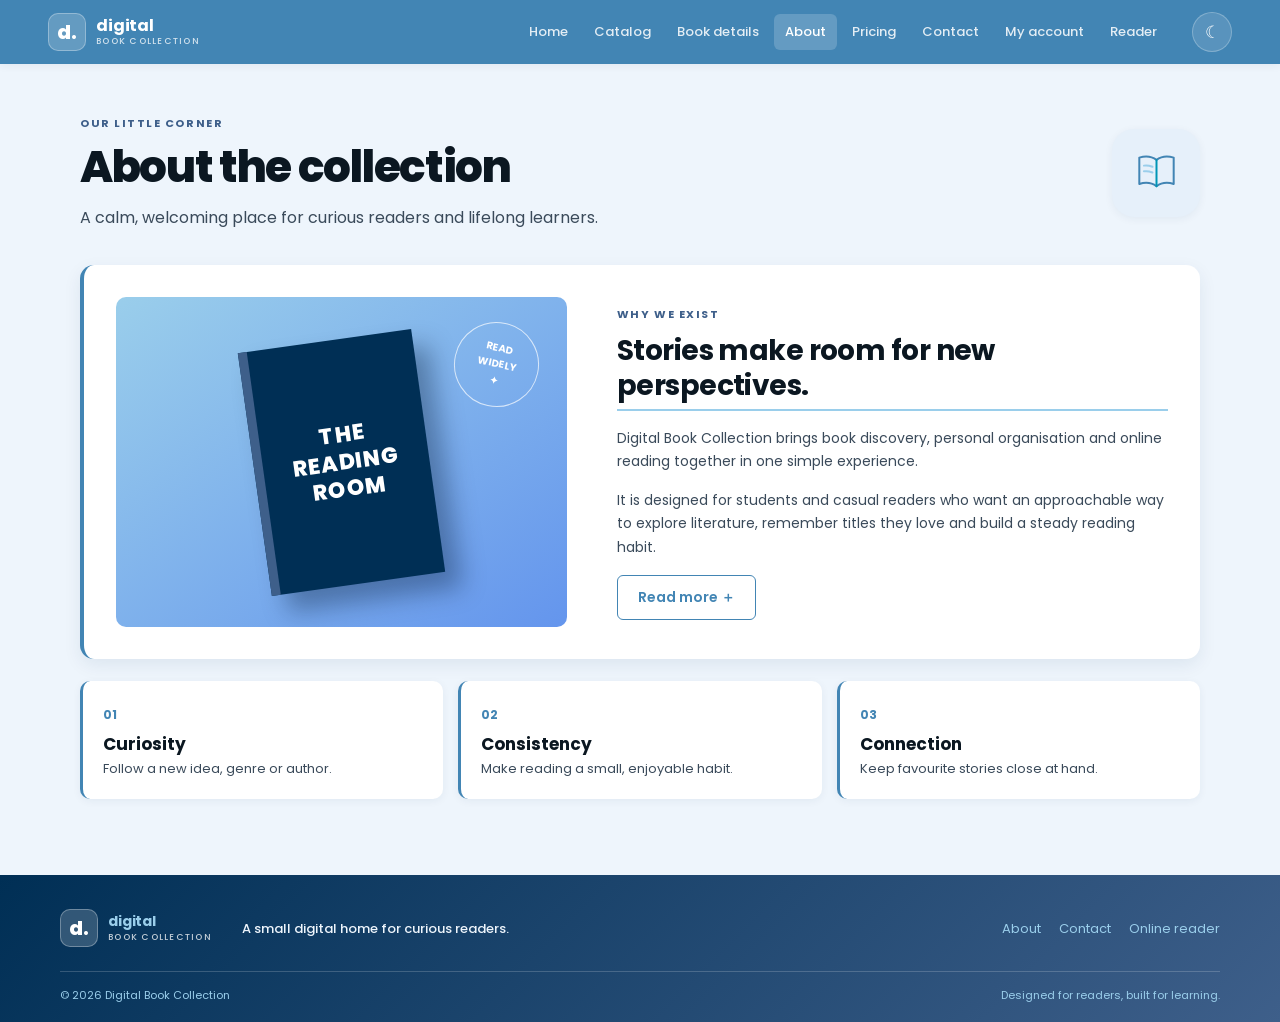
<file: about.html>
<!DOCTYPE html>
<html lang="en">
<head>
  <meta charset="UTF-8">
  <meta name="viewport" content="width=device-width, initial-scale=1.0">
  <meta name="description" content="Digital Book Collection — discover, save and read books.">
  <title>About | Digital Book Collection</title>
  <script>
    (function() {
      try {
        const saved = localStorage.getItem('dbc-theme');
        document.documentElement.dataset.theme = saved || 'light';
      } catch (error) {
        document.documentElement.dataset.theme = 'light';
      }
    })();
  </script>
  <link rel="preconnect" href="https://fonts.googleapis.com">
  <link rel="preconnect" href="https://fonts.gstatic.com" crossorigin>
  <link href="https://fonts.googleapis.com/css2?family=DM+Sans:wght@400;500;600;700&family=Playfair+Display:ital,wght@0,500;0,600;0,700;1,500;1,600&display=swap" rel="stylesheet">
  <link href="https://cdn.jsdelivr.net/npm/bootstrap@5.3.3/dist/css/bootstrap.min.css" rel="stylesheet">
  <link rel="icon" type="image/svg+xml" href="images/favicon.svg">
  <link rel="stylesheet" href="css/style.css">
</head>
<body data-page="about">
<header class="site-header">
  <div class="nav-shell">
    <a class="brand" href="index.html"><span class="brand-mark">d.</span><span>digital<span class="brand-light">book collection</span></span></a>
    <button class="mobile-menu" id="mobile-menu" type="button" aria-label="Open navigation" aria-expanded="false">☰</button>
    <nav class="main-nav" id="main-nav" aria-label="Main navigation"><a class="nav-link " href="index.html">Home</a>
<a class="nav-link " href="catalog.html">Catalog</a>
<a class="nav-link " href="book-details.html">Book details</a>
<a class="nav-link active" href="about.html">About</a>
<a class="nav-link " href="pricing.html">Pricing</a>
<a class="nav-link " href="contact.html">Contact</a>
<a class="nav-link " href="account.html">My account</a>
<a class="nav-link " href="reader.html">Reader</a></nav>
    <button id="theme-toggle" class="theme-toggle" type="button" aria-label="Switch colour theme"><span class="theme-icon">☾</span></button>
  </div>
</header>
<main class="container site-main">

<section class="page-intro"><span class="eyebrow">OUR LITTLE CORNER</span><h1>About the collection</h1><p>A calm, welcoming place for curious readers and lifelong learners.</p></section>
<section class="about-layout"><div class="about-art"><div class="about-stamp">READ<br>WIDELY<br>✦</div><div class="about-book">THE<br>READING<br>ROOM</div></div><div class="about-copy"><span class="eyebrow">WHY WE EXIST</span><h2>Stories make room for new perspectives.</h2><p>Digital Book Collection brings book discovery, personal organisation and online reading together in one simple experience.</p><p>It is designed for students and casual readers who want an approachable way to explore literature, remember titles they love and build a steady reading habit.</p><div id="about-more" class="more-copy" hidden><p>The collection combines a browsable catalogue with a personal bookshelf stored in the browser. Public-domain texts can be explored through the reader, while external book recommendations help visitors discover titles beyond the local selection.</p><p>This project is a front-end learning demonstration. Account information is stored locally in the current browser and is not sent to a server.</p></div><button class="btn btn-outline" id="read-more-btn" type="button" aria-expanded="false">Read more <span>＋</span></button></div></section>
<section class="values-grid"><article><span>01</span><h3>Curiosity</h3><p>Follow a new idea, genre or author.</p></article><article><span>02</span><h3>Consistency</h3><p>Make reading a small, enjoyable habit.</p></article><article><span>03</span><h3>Connection</h3><p>Keep favourite stories close at hand.</p></article></section>

</main>
<footer class="site-footer"><div class="footer-inner"><a class="brand footer-brand" href="index.html"><span class="brand-mark">d.</span><span>digital<span class="brand-light">book collection</span></span></a><p>A small digital home for curious readers.</p><div class="footer-links"><a href="about.html">About</a><a href="contact.html">Contact</a><a href="reader.html">Online reader</a></div></div><div class="footer-bottom"><span>© 2026 Digital Book Collection</span><span>Designed for readers, built for learning.</span></div></footer>
<script src="https://cdn.jsdelivr.net/npm/bootstrap@5.3.3/dist/js/bootstrap.bundle.min.js"></script>
<script src="js/script.js"></script>
</body>
</html>
</file>
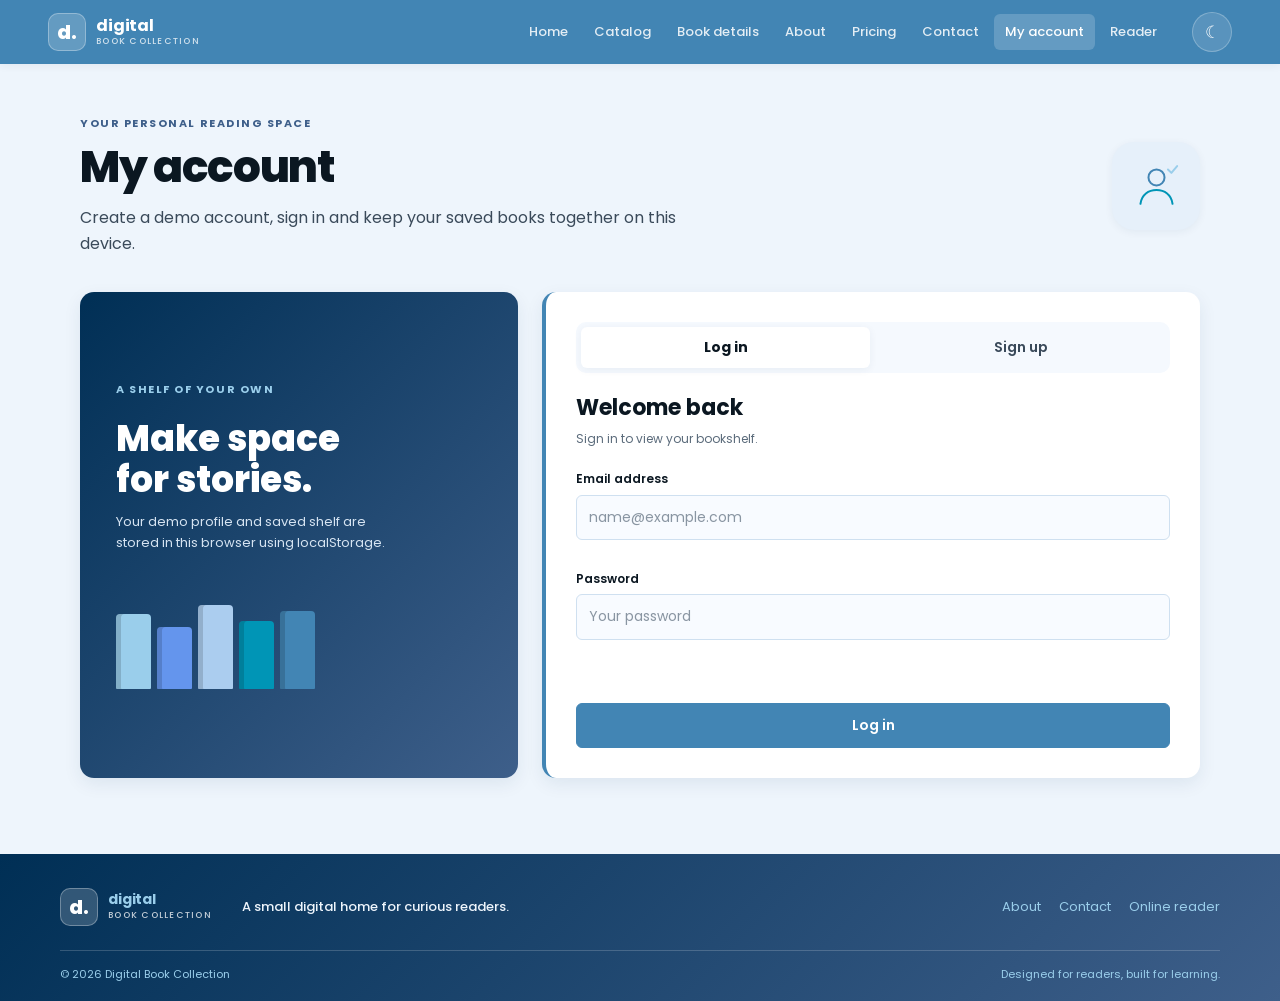
<file: account.html>
<!DOCTYPE html>
<html lang="en">
<head>
  <meta charset="UTF-8">
  <meta name="viewport" content="width=device-width, initial-scale=1.0">
  <meta name="description" content="Digital Book Collection — discover, save and read books.">
  <title>My account | Digital Book Collection</title>
  <script>
    (function() {
      try {
        const saved = localStorage.getItem('dbc-theme');
        document.documentElement.dataset.theme = saved || 'light';
      } catch (error) {
        document.documentElement.dataset.theme = 'light';
      }
    })();
  </script>
  <link rel="preconnect" href="https://fonts.googleapis.com">
  <link rel="preconnect" href="https://fonts.gstatic.com" crossorigin>
  <link href="https://fonts.googleapis.com/css2?family=DM+Sans:wght@400;500;600;700&family=Playfair+Display:ital,wght@0,500;0,600;0,700;1,500;1,600&display=swap" rel="stylesheet">
  <link href="https://cdn.jsdelivr.net/npm/bootstrap@5.3.3/dist/css/bootstrap.min.css" rel="stylesheet">
  <link rel="icon" type="image/svg+xml" href="images/favicon.svg">
  <link rel="stylesheet" href="css/style.css">
</head>
<body data-page="account">
<header class="site-header">
  <div class="nav-shell">
    <a class="brand" href="index.html"><span class="brand-mark">d.</span><span>digital<span class="brand-light">book collection</span></span></a>
    <button class="mobile-menu" id="mobile-menu" type="button" aria-label="Open navigation" aria-expanded="false">☰</button>
    <nav class="main-nav" id="main-nav" aria-label="Main navigation"><a class="nav-link " href="index.html">Home</a>
<a class="nav-link " href="catalog.html">Catalog</a>
<a class="nav-link " href="book-details.html">Book details</a>
<a class="nav-link " href="about.html">About</a>
<a class="nav-link " href="pricing.html">Pricing</a>
<a class="nav-link " href="contact.html">Contact</a>
<a class="nav-link active" href="account.html">My account</a>
<a class="nav-link " href="reader.html">Reader</a></nav>
    <button id="theme-toggle" class="theme-toggle" type="button" aria-label="Switch colour theme"><span class="theme-icon">☾</span></button>
  </div>
</header>
<main class="container site-main">

<section class="page-intro"><span class="eyebrow">YOUR PERSONAL READING SPACE</span><h1>My account</h1><p>Create a demo account, sign in and keep your saved books together on this device.</p></section>
<section id="auth-area" class="auth-layout"><div class="auth-welcome"><span class="eyebrow">A SHELF OF YOUR OWN</span><h2>Make space<br>for stories.</h2><p>Your demo profile and saved shelf are stored in this browser using localStorage.</p><div class="mini-shelf"><i></i><i></i><i></i><i></i><i></i></div></div><div class="auth-card"><div class="auth-tabs"><button class="auth-tab active" data-auth-tab="login">Log in</button><button class="auth-tab" data-auth-tab="signup">Sign up</button></div>
<form id="login-form" class="auth-form" novalidate><h2>Welcome back</h2><p class="muted">Sign in to view your bookshelf.</p><div class="field"><label for="login-email">Email address</label><input id="login-email" type="text" placeholder="name@example.com"><small class="field-error" id="login-email-error"></small></div><div class="field"><label for="login-password">Password</label><input id="login-password" type="password" placeholder="Your password"><small class="field-error" id="login-password-error"></small></div><p id="login-feedback" class="form-feedback" role="status"></p><button class="btn btn-primary w-100" type="submit">Log in</button></form>
<form id="signup-form" class="auth-form" novalidate hidden><h2>Create your account</h2><p class="muted">A local demo profile, just for this browser.</p><div class="field"><label for="signup-name">Full name</label><input id="signup-name" type="text" placeholder="Your name"><small class="field-error" id="signup-name-error"></small></div><div class="field"><label for="signup-email">Email address</label><input id="signup-email" type="text" placeholder="name@example.com"><small class="field-error" id="signup-email-error"></small></div><div class="field"><label for="signup-phone">Phone number</label><input id="signup-phone" type="text" placeholder="+7 700 123 45 67"><small class="field-error" id="signup-phone-error"></small></div><div class="form-row"><div class="field"><label for="signup-password">Password</label><input id="signup-password" type="password" placeholder="At least 8 characters"><small class="field-error" id="signup-password-error"></small></div><div class="field"><label for="signup-confirm">Confirm password</label><input id="signup-confirm" type="password" placeholder="Repeat password"><small class="field-error" id="signup-confirm-error"></small></div></div><p class="password-hint">Use 8+ characters with uppercase, lowercase and a number.</p><p id="signup-feedback" class="form-feedback" role="status"></p><button class="btn btn-primary w-100" type="submit">Create account</button></form></div></section>

</main>
<footer class="site-footer"><div class="footer-inner"><a class="brand footer-brand" href="index.html"><span class="brand-mark">d.</span><span>digital<span class="brand-light">book collection</span></span></a><p>A small digital home for curious readers.</p><div class="footer-links"><a href="about.html">About</a><a href="contact.html">Contact</a><a href="reader.html">Online reader</a></div></div><div class="footer-bottom"><span>© 2026 Digital Book Collection</span><span>Designed for readers, built for learning.</span></div></footer>
<script src="https://cdn.jsdelivr.net/npm/bootstrap@5.3.3/dist/js/bootstrap.bundle.min.js"></script>
<script src="js/script.js"></script>
</body>
</html>
</file>
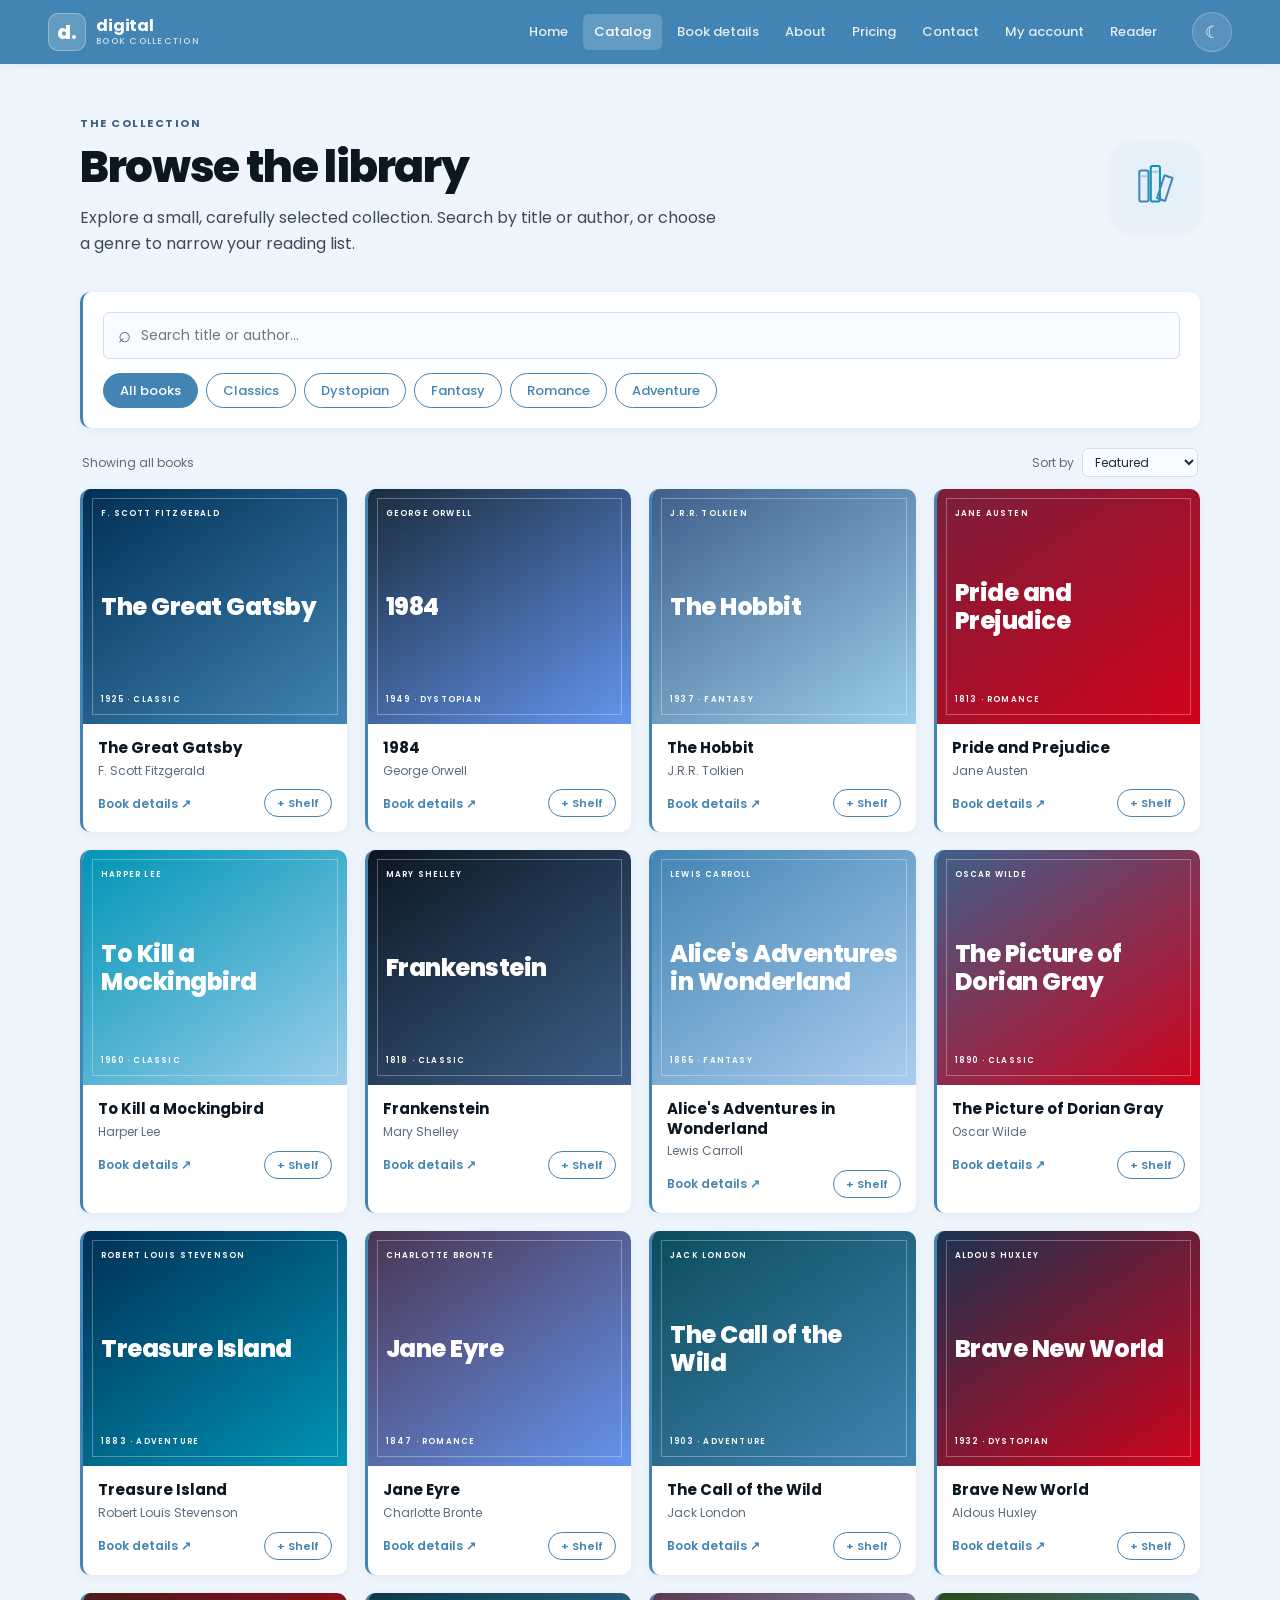
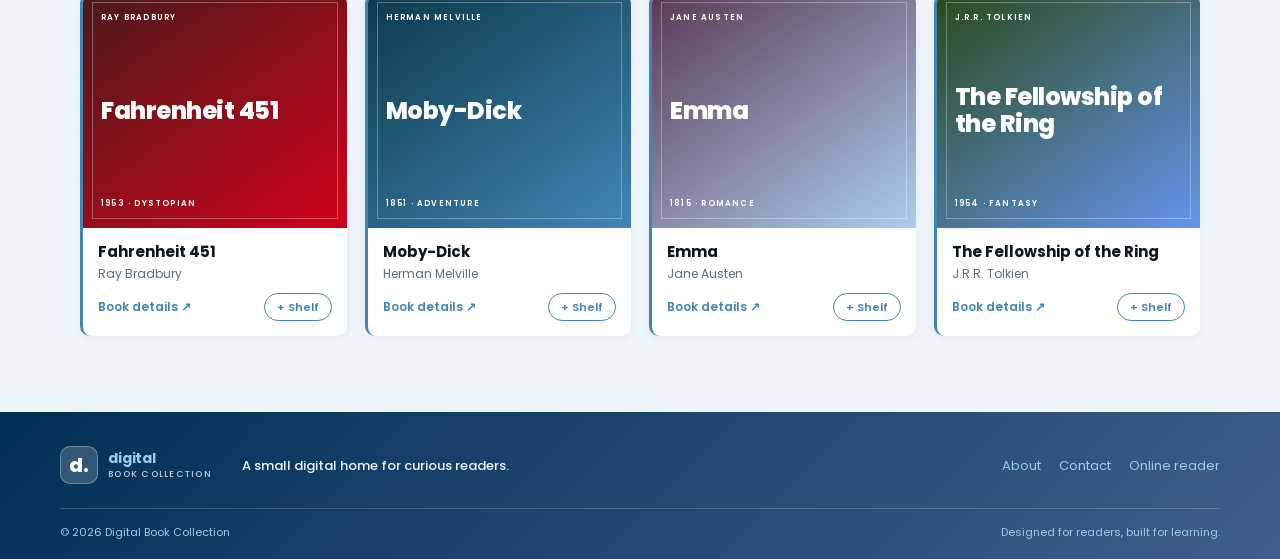
<file: catalog.html>
<!DOCTYPE html>
<html lang="en">
<head>
  <meta charset="UTF-8">
  <meta name="viewport" content="width=device-width, initial-scale=1.0">
  <meta name="description" content="Digital Book Collection — discover, save and read books.">
  <title>Catalog | Digital Book Collection</title>
  <script>
    (function() {
      try {
        const saved = localStorage.getItem('dbc-theme');
        document.documentElement.dataset.theme = saved || 'light';
      } catch (error) {
        document.documentElement.dataset.theme = 'light';
      }
    })();
  </script>
  <link rel="preconnect" href="https://fonts.googleapis.com">
  <link rel="preconnect" href="https://fonts.gstatic.com" crossorigin>
  <link href="https://fonts.googleapis.com/css2?family=DM+Sans:wght@400;500;600;700&family=Playfair+Display:ital,wght@0,500;0,600;0,700;1,500;1,600&display=swap" rel="stylesheet">
  <link href="https://cdn.jsdelivr.net/npm/bootstrap@5.3.3/dist/css/bootstrap.min.css" rel="stylesheet">
  <link rel="icon" type="image/svg+xml" href="images/favicon.svg">
  <link rel="stylesheet" href="css/style.css">
</head>
<body data-page="catalog">
<header class="site-header">
  <div class="nav-shell">
    <a class="brand" href="index.html"><span class="brand-mark">d.</span><span>digital<span class="brand-light">book collection</span></span></a>
    <button class="mobile-menu" id="mobile-menu" type="button" aria-label="Open navigation" aria-expanded="false">☰</button>
    <nav class="main-nav" id="main-nav" aria-label="Main navigation"><a class="nav-link " href="index.html">Home</a>
<a class="nav-link active" href="catalog.html">Catalog</a>
<a class="nav-link " href="book-details.html">Book details</a>
<a class="nav-link " href="about.html">About</a>
<a class="nav-link " href="pricing.html">Pricing</a>
<a class="nav-link " href="contact.html">Contact</a>
<a class="nav-link " href="account.html">My account</a>
<a class="nav-link " href="reader.html">Reader</a></nav>
    <button id="theme-toggle" class="theme-toggle" type="button" aria-label="Switch colour theme"><span class="theme-icon">☾</span></button>
  </div>
</header>
<main class="container site-main">

<section class="page-intro"><span class="eyebrow">THE COLLECTION</span><h1>Browse the library</h1><p>Explore a small, carefully selected collection. Search by title or author, or choose a genre to narrow your reading list.</p></section>
<section class="catalog-tools">
  <label class="search-box"><span>⌕</span><input id="catalog-search" type="search" placeholder="Search title or author…" aria-label="Search books"></label>
  <div class="filter-row" id="genre-filters"><button class="filter-chip active" data-genre="all">All books</button><button class="filter-chip" data-genre="classic">Classics</button><button class="filter-chip" data-genre="dystopian">Dystopian</button><button class="filter-chip" data-genre="fantasy">Fantasy</button><button class="filter-chip" data-genre="romance">Romance</button><button class="filter-chip" data-genre="adventure">Adventure</button></div>
</section>
<div class="results-line"><span id="catalog-count">Showing all books</span><span>Curated reading list</span></div>
<div id="catalog-grid" class="book-grid catalog-grid"></div>
<p id="catalog-empty" class="empty-state" hidden>No books match your search. Try another title or genre.</p>

</main>
<footer class="site-footer"><div class="footer-inner"><a class="brand footer-brand" href="index.html"><span class="brand-mark">d.</span><span>digital<span class="brand-light">book collection</span></span></a><p>A small digital home for curious readers.</p><div class="footer-links"><a href="about.html">About</a><a href="contact.html">Contact</a><a href="reader.html">Online reader</a></div></div><div class="footer-bottom"><span>© 2026 Digital Book Collection</span><span>Designed for readers, built for learning.</span></div></footer>
<script src="https://cdn.jsdelivr.net/npm/bootstrap@5.3.3/dist/js/bootstrap.bundle.min.js"></script>
<script src="js/script.js"></script>
</body>
</html>
</file>
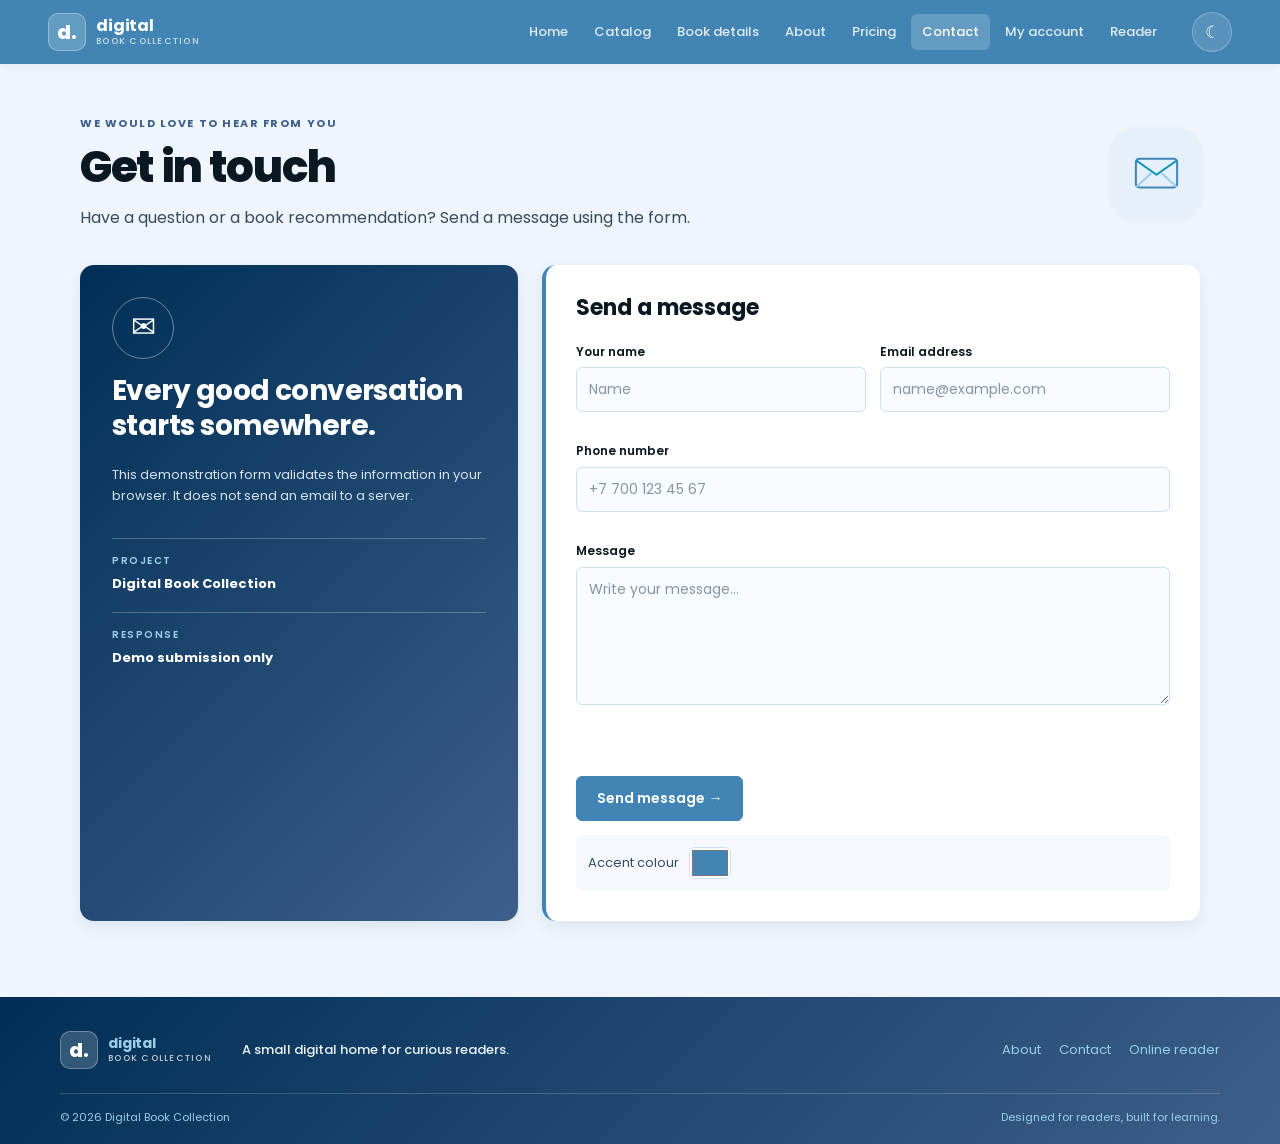
<file: contact.html>
<!DOCTYPE html>
<html lang="en">
<head>
  <meta charset="UTF-8">
  <meta name="viewport" content="width=device-width, initial-scale=1.0">
  <meta name="description" content="Digital Book Collection — discover, save and read books.">
  <title>Contact | Digital Book Collection</title>
  <script>
    (function() {
      try {
        const saved = localStorage.getItem('dbc-theme');
        document.documentElement.dataset.theme = saved || 'light';
      } catch (error) {
        document.documentElement.dataset.theme = 'light';
      }
    })();
  </script>
  <link rel="preconnect" href="https://fonts.googleapis.com">
  <link rel="preconnect" href="https://fonts.gstatic.com" crossorigin>
  <link href="https://fonts.googleapis.com/css2?family=DM+Sans:wght@400;500;600;700&family=Playfair+Display:ital,wght@0,500;0,600;0,700;1,500;1,600&display=swap" rel="stylesheet">
  <link href="https://cdn.jsdelivr.net/npm/bootstrap@5.3.3/dist/css/bootstrap.min.css" rel="stylesheet">
  <link rel="icon" type="image/svg+xml" href="images/favicon.svg">
  <link rel="stylesheet" href="css/style.css">
</head>
<body data-page="contact">
<header class="site-header">
  <div class="nav-shell">
    <a class="brand" href="index.html"><span class="brand-mark">d.</span><span>digital<span class="brand-light">book collection</span></span></a>
    <button class="mobile-menu" id="mobile-menu" type="button" aria-label="Open navigation" aria-expanded="false">☰</button>
    <nav class="main-nav" id="main-nav" aria-label="Main navigation"><a class="nav-link " href="index.html">Home</a>
<a class="nav-link " href="catalog.html">Catalog</a>
<a class="nav-link " href="book-details.html">Book details</a>
<a class="nav-link " href="about.html">About</a>
<a class="nav-link " href="pricing.html">Pricing</a>
<a class="nav-link active" href="contact.html">Contact</a>
<a class="nav-link " href="account.html">My account</a>
<a class="nav-link " href="reader.html">Reader</a></nav>
    <button id="theme-toggle" class="theme-toggle" type="button" aria-label="Switch colour theme"><span class="theme-icon">☾</span></button>
  </div>
</header>
<main class="container site-main">

<section class="page-intro"><span class="eyebrow">WE WOULD LOVE TO HEAR FROM YOU</span><h1>Get in touch</h1><p>Have a question or a book recommendation? Send a message using the form.</p></section>
<section class="contact-layout"><div class="contact-aside"><div class="contact-mark">✉</div><h2>Every good conversation starts somewhere.</h2><p>This demonstration form validates the information in your browser. It does not send an email to a server.</p><div class="contact-detail"><span>PROJECT</span><strong>Digital Book Collection</strong></div><div class="contact-detail"><span>RESPONSE</span><strong>Demo submission only</strong></div></div>
<form id="contact-form" class="form-card" novalidate><h2>Send a message</h2><div class="form-row"><div class="field"><label for="contact-name">Your name</label><input id="contact-name" type="text" placeholder="Name"><small class="field-error" id="contact-name-error"></small></div><div class="field"><label for="contact-email">Email address</label><input id="contact-email" type="text" placeholder="name@example.com"><small class="field-error" id="contact-email-error"></small></div></div><div class="field"><label for="contact-phone">Phone number</label><input id="contact-phone" type="text" placeholder="+7 700 123 45 67"><small class="field-error" id="contact-phone-error"></small></div><div class="field"><label for="contact-message">Message</label><textarea id="contact-message" rows="5" placeholder="Write your message…"></textarea><small class="field-error" id="contact-message-error"></small></div><p id="contact-feedback" class="form-feedback" role="status"></p><button class="btn btn-primary" type="submit">Send message <span>→</span></button></form></section>

</main>
<footer class="site-footer"><div class="footer-inner"><a class="brand footer-brand" href="index.html"><span class="brand-mark">d.</span><span>digital<span class="brand-light">book collection</span></span></a><p>A small digital home for curious readers.</p><div class="footer-links"><a href="about.html">About</a><a href="contact.html">Contact</a><a href="reader.html">Online reader</a></div></div><div class="footer-bottom"><span>© 2026 Digital Book Collection</span><span>Designed for readers, built for learning.</span></div></footer>
<script src="https://cdn.jsdelivr.net/npm/bootstrap@5.3.3/dist/js/bootstrap.bundle.min.js"></script>
<script src="js/script.js"></script>
</body>
</html>
</file>
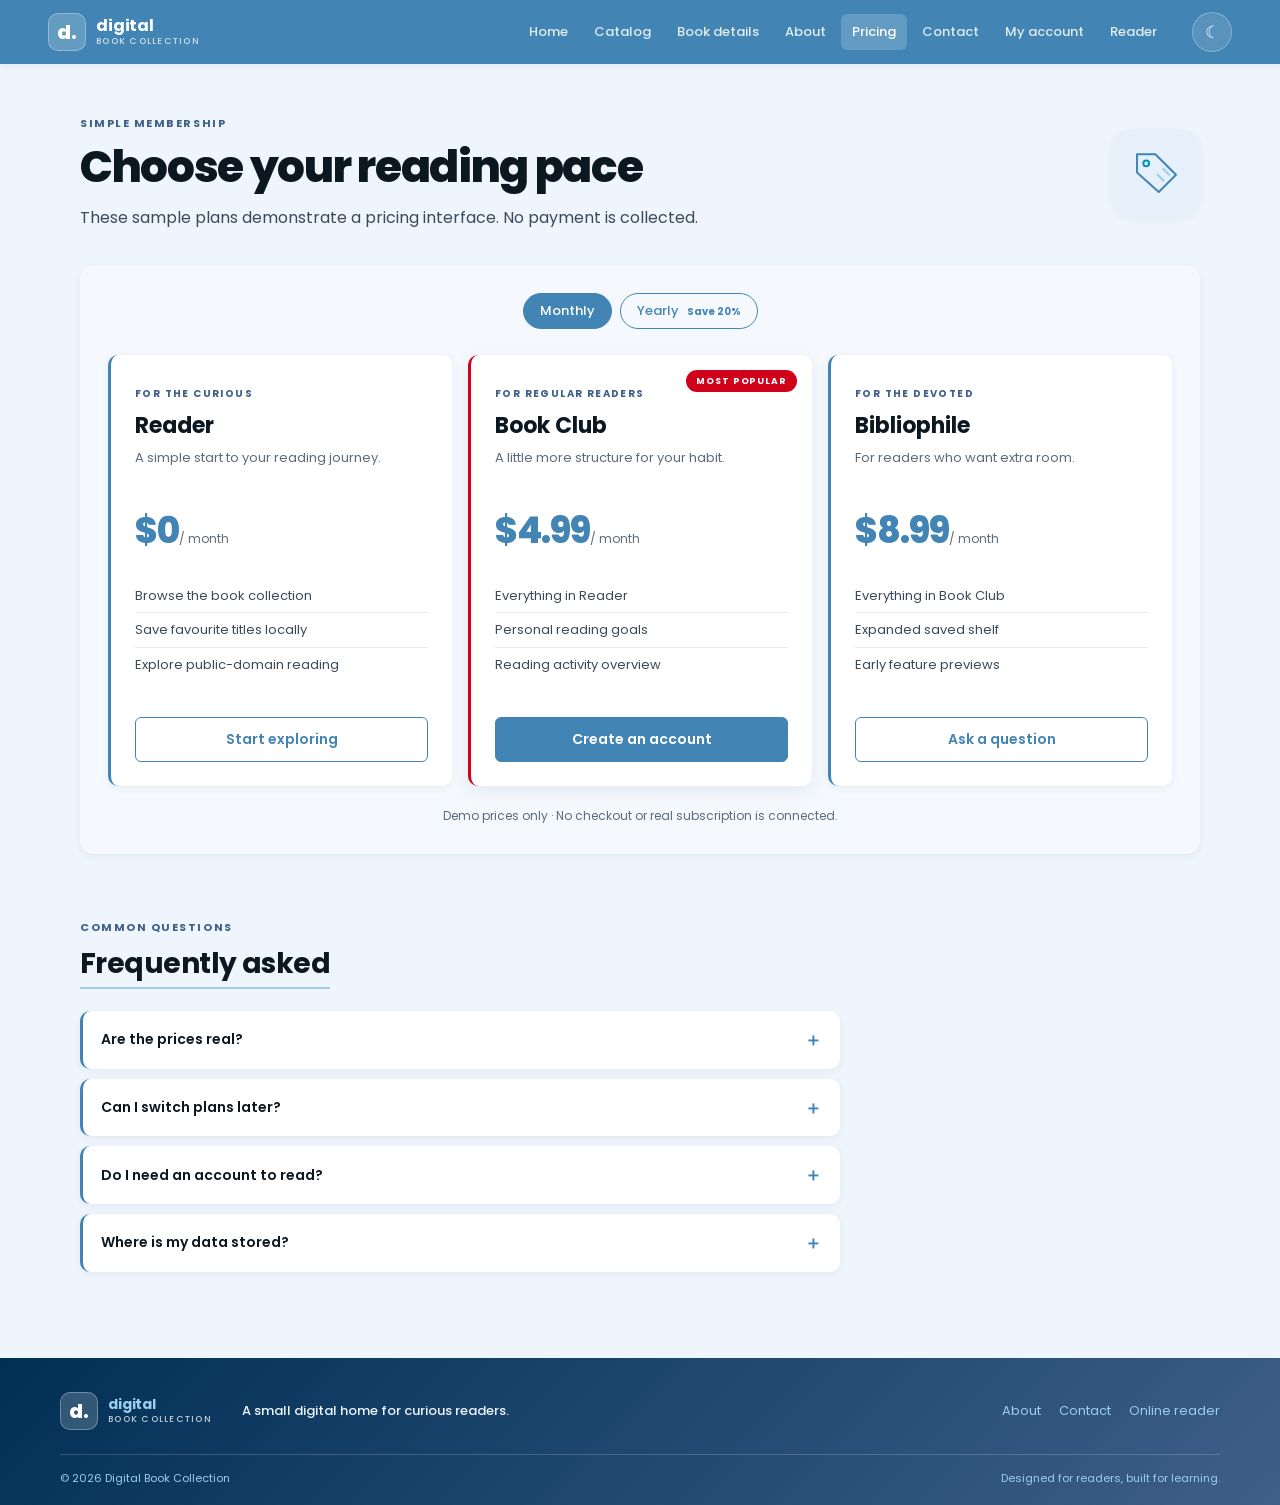
<file: pricing.html>
<!DOCTYPE html>
<html lang="en">
<head>
  <meta charset="UTF-8">
  <meta name="viewport" content="width=device-width, initial-scale=1.0">
  <meta name="description" content="Digital Book Collection — discover, save and read books.">
  <title>Pricing | Digital Book Collection</title>
  <script>
    (function() {
      try {
        const saved = localStorage.getItem('dbc-theme');
        document.documentElement.dataset.theme = saved || 'light';
      } catch (error) {
        document.documentElement.dataset.theme = 'light';
      }
    })();
  </script>
  <link rel="preconnect" href="https://fonts.googleapis.com">
  <link rel="preconnect" href="https://fonts.gstatic.com" crossorigin>
  <link href="https://fonts.googleapis.com/css2?family=DM+Sans:wght@400;500;600;700&family=Playfair+Display:ital,wght@0,500;0,600;0,700;1,500;1,600&display=swap" rel="stylesheet">
  <link href="https://cdn.jsdelivr.net/npm/bootstrap@5.3.3/dist/css/bootstrap.min.css" rel="stylesheet">
  <link rel="icon" type="image/svg+xml" href="images/favicon.svg">
  <link rel="stylesheet" href="css/style.css">
</head>
<body data-page="pricing">
<header class="site-header">
  <div class="nav-shell">
    <a class="brand" href="index.html"><span class="brand-mark">d.</span><span>digital<span class="brand-light">book collection</span></span></a>
    <button class="mobile-menu" id="mobile-menu" type="button" aria-label="Open navigation" aria-expanded="false">☰</button>
    <nav class="main-nav" id="main-nav" aria-label="Main navigation"><a class="nav-link " href="index.html">Home</a>
<a class="nav-link " href="catalog.html">Catalog</a>
<a class="nav-link " href="book-details.html">Book details</a>
<a class="nav-link " href="about.html">About</a>
<a class="nav-link active" href="pricing.html">Pricing</a>
<a class="nav-link " href="contact.html">Contact</a>
<a class="nav-link " href="account.html">My account</a>
<a class="nav-link " href="reader.html">Reader</a></nav>
    <button id="theme-toggle" class="theme-toggle" type="button" aria-label="Switch colour theme"><span class="theme-icon">☾</span></button>
  </div>
</header>
<main class="container site-main">

<section class="page-intro"><span class="eyebrow">SIMPLE MEMBERSHIP</span><h1>Choose your reading pace</h1><p>These sample plans demonstrate a pricing interface. No payment is collected.</p></section>
<section class="pricing-wrap"><div class="billing-switch" role="group" aria-label="Billing period"><button class="billing-btn active" data-period="monthly">Monthly</button><button class="billing-btn" data-period="yearly">Yearly <span>Save 20%</span></button></div><div class="pricing-grid">
<article class="price-card"><span class="plan-kicker">FOR THE CURIOUS</span><h2>Reader</h2><p class="plan-desc">A simple start to your reading journey.</p><div class="price"><strong data-month="0" data-year="0">$0</strong><span>/ month</span></div><ul><li>Browse the book collection</li><li>Save favourite titles locally</li><li>Explore public-domain reading</li></ul><a class="btn btn-outline w-100" href="catalog.html">Start exploring</a></article>
<article class="price-card featured-price"><span class="popular-tag">MOST POPULAR</span><span class="plan-kicker">FOR REGULAR READERS</span><h2>Book Club</h2><p class="plan-desc">A little more structure for your habit.</p><div class="price"><strong data-month="4.99" data-year="3.99">$4.99</strong><span>/ month</span></div><ul><li>Everything in Reader</li><li>Personal reading goals</li><li>Reading activity overview</li></ul><a class="btn btn-primary w-100" href="account.html">Create an account</a></article>
<article class="price-card"><span class="plan-kicker">FOR THE DEVOTED</span><h2>Bibliophile</h2><p class="plan-desc">For readers who want extra room.</p><div class="price"><strong data-month="8.99" data-year="7.19">$8.99</strong><span>/ month</span></div><ul><li>Everything in Book Club</li><li>Expanded saved shelf</li><li>Early feature previews</li></ul><a class="btn btn-outline w-100" href="contact.html">Ask a question</a></article>
</div><p class="pricing-note">Demo prices only · No checkout or real subscription is connected.</p></section>

<section class="section-block faq-section">
  <div class="section-heading">
    <div><span class="eyebrow">COMMON QUESTIONS</span><h2>Frequently asked</h2></div>
  </div>
  <div class="faq-item">
    <button class="faq-q" type="button" aria-expanded="false">Are the prices real?</button>
    <div class="faq-a"><p>No — this is a demonstration interface. No payment is collected and no subscription is created. The billing toggle simply shows how a real pricing switcher would behave.</p></div>
  </div>
  <div class="faq-item">
    <button class="faq-q" type="button" aria-expanded="false">Can I switch plans later?</button>
    <div class="faq-a"><p>Yes, in a real product. Here, the Monthly / Yearly toggle demonstrates how a billing switcher updates prices and applies a 20% yearly discount automatically.</p></div>
  </div>
  <div class="faq-item">
    <button class="faq-q" type="button" aria-expanded="false">Do I need an account to read?</button>
    <div class="faq-a"><p>No. Anyone can browse the catalog and open public-domain books in the reader. An account only adds a personal shelf, reading goal and streak tracking — all stored locally in your browser.</p></div>
  </div>
  <div class="faq-item">
    <button class="faq-q" type="button" aria-expanded="false">Where is my data stored?</button>
    <div class="faq-a"><p>All account information, saved books and reading preferences live in <code>localStorage</code> in your current browser. Nothing is sent to a server.</p></div>
  </div>
</section>

</main>
<footer class="site-footer"><div class="footer-inner"><a class="brand footer-brand" href="index.html"><span class="brand-mark">d.</span><span>digital<span class="brand-light">book collection</span></span></a><p>A small digital home for curious readers.</p><div class="footer-links"><a href="about.html">About</a><a href="contact.html">Contact</a><a href="reader.html">Online reader</a></div></div><div class="footer-bottom"><span>© 2026 Digital Book Collection</span><span>Designed for readers, built for learning.</span></div></footer>
<script src="https://cdn.jsdelivr.net/npm/bootstrap@5.3.3/dist/js/bootstrap.bundle.min.js"></script>
<script src="js/script.js"></script>
</body>
</html>
</file>
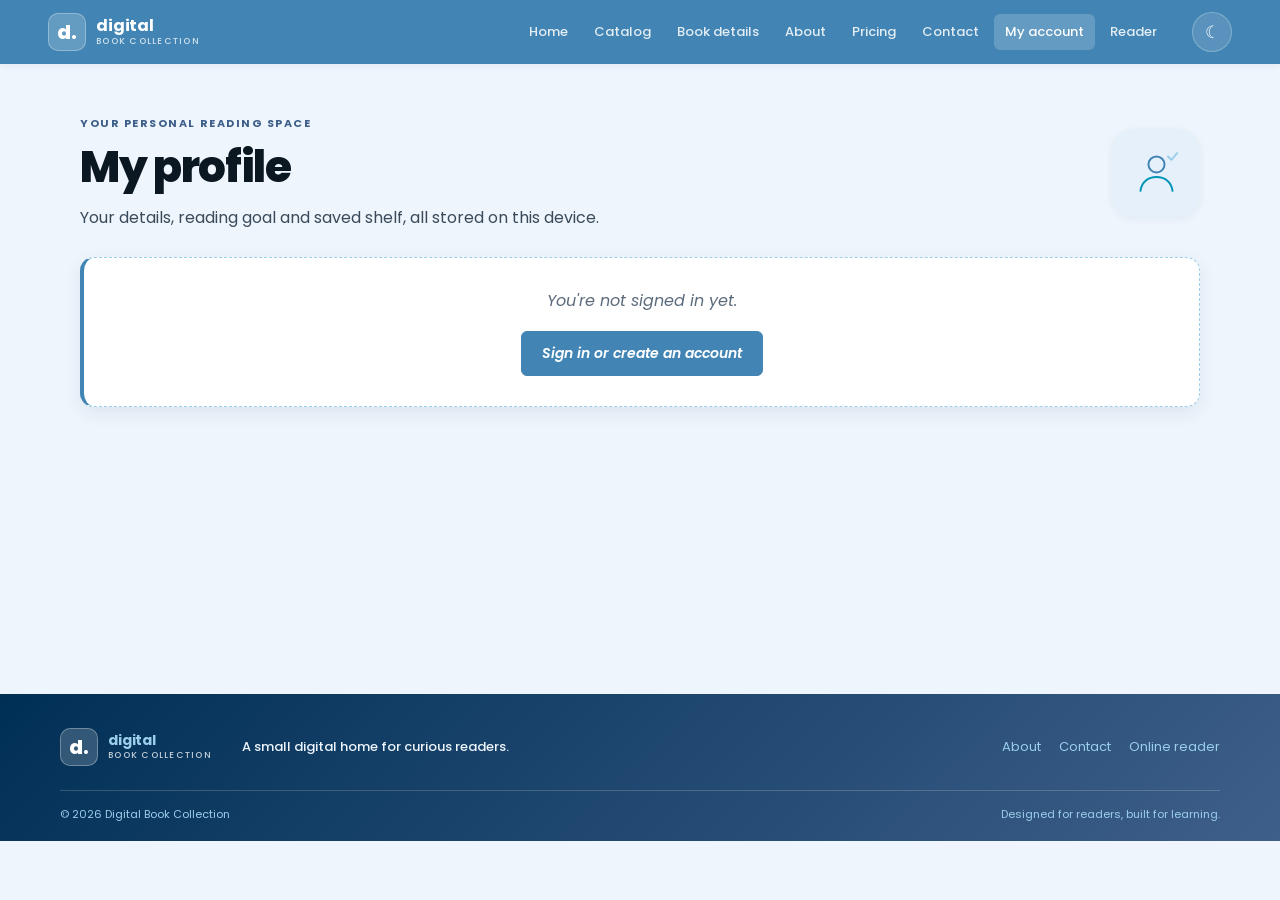
<file: profile.html>
<!DOCTYPE html>
<html lang="en">
<head>
  <meta charset="UTF-8">
  <meta name="viewport" content="width=device-width, initial-scale=1.0">
  <meta name="description" content="Digital Book Collection — discover, save and read books.">
  <title>Profile | Digital Book Collection</title>
  <script>
    (function() {
      try {
        const saved = localStorage.getItem('dbc-theme');
        document.documentElement.dataset.theme = saved || 'light';
      } catch (error) {
        document.documentElement.dataset.theme = 'light';
      }
    })();
  </script>
  <link rel="preconnect" href="https://fonts.googleapis.com">
  <link rel="preconnect" href="https://fonts.gstatic.com" crossorigin>
  <link href="https://fonts.googleapis.com/css2?family=DM+Sans:wght@400;500;600;700&family=Playfair+Display:ital,wght@0,500;0,600;0,700;1,500;1,600&display=swap" rel="stylesheet">
  <link href="https://cdn.jsdelivr.net/npm/bootstrap@5.3.3/dist/css/bootstrap.min.css" rel="stylesheet">
  <link rel="icon" type="image/svg+xml" href="images/favicon.svg">
  <link rel="stylesheet" href="css/style.css">
</head>
<body data-page="profile">
<header class="site-header">
  <div class="nav-shell">
    <a class="brand" href="index.html"><span class="brand-mark">d.</span><span>digital<span class="brand-light">book collection</span></span></a>
    <button class="mobile-menu" id="mobile-menu" type="button" aria-label="Open navigation" aria-expanded="false">☰</button>
    <nav class="main-nav" id="main-nav" aria-label="Main navigation"><a class="nav-link " href="index.html">Home</a>
<a class="nav-link " href="catalog.html">Catalog</a>
<a class="nav-link " href="book-details.html">Book details</a>
<a class="nav-link " href="about.html">About</a>
<a class="nav-link " href="pricing.html">Pricing</a>
<a class="nav-link " href="contact.html">Contact</a>
<a class="nav-link active" href="account.html">My account</a>
<a class="nav-link " href="reader.html">Reader</a></nav>
    <button id="theme-toggle" class="theme-toggle" type="button" aria-label="Switch colour theme"><span class="theme-icon">☾</span></button>
  </div>
</header>
<main class="container site-main">

<section class="page-intro compact"><span class="eyebrow">YOUR PERSONAL READING SPACE</span><h1>My profile</h1><p>Your details, reading goal and saved shelf, all stored on this device.</p></section>
<div id="profile-root"></div>

</main>
<footer class="site-footer"><div class="footer-inner"><a class="brand footer-brand" href="index.html"><span class="brand-mark">d.</span><span>digital<span class="brand-light">book collection</span></span></a><p>A small digital home for curious readers.</p><div class="footer-links"><a href="about.html">About</a><a href="contact.html">Contact</a><a href="reader.html">Online reader</a></div></div><div class="footer-bottom"><span>© 2026 Digital Book Collection</span><span>Designed for readers, built for learning.</span></div></footer>
<script src="https://cdn.jsdelivr.net/npm/bootstrap@5.3.3/dist/js/bootstrap.bundle.min.js"></script>
<script src="js/script.js"></script>
</body>
</html>
</file>
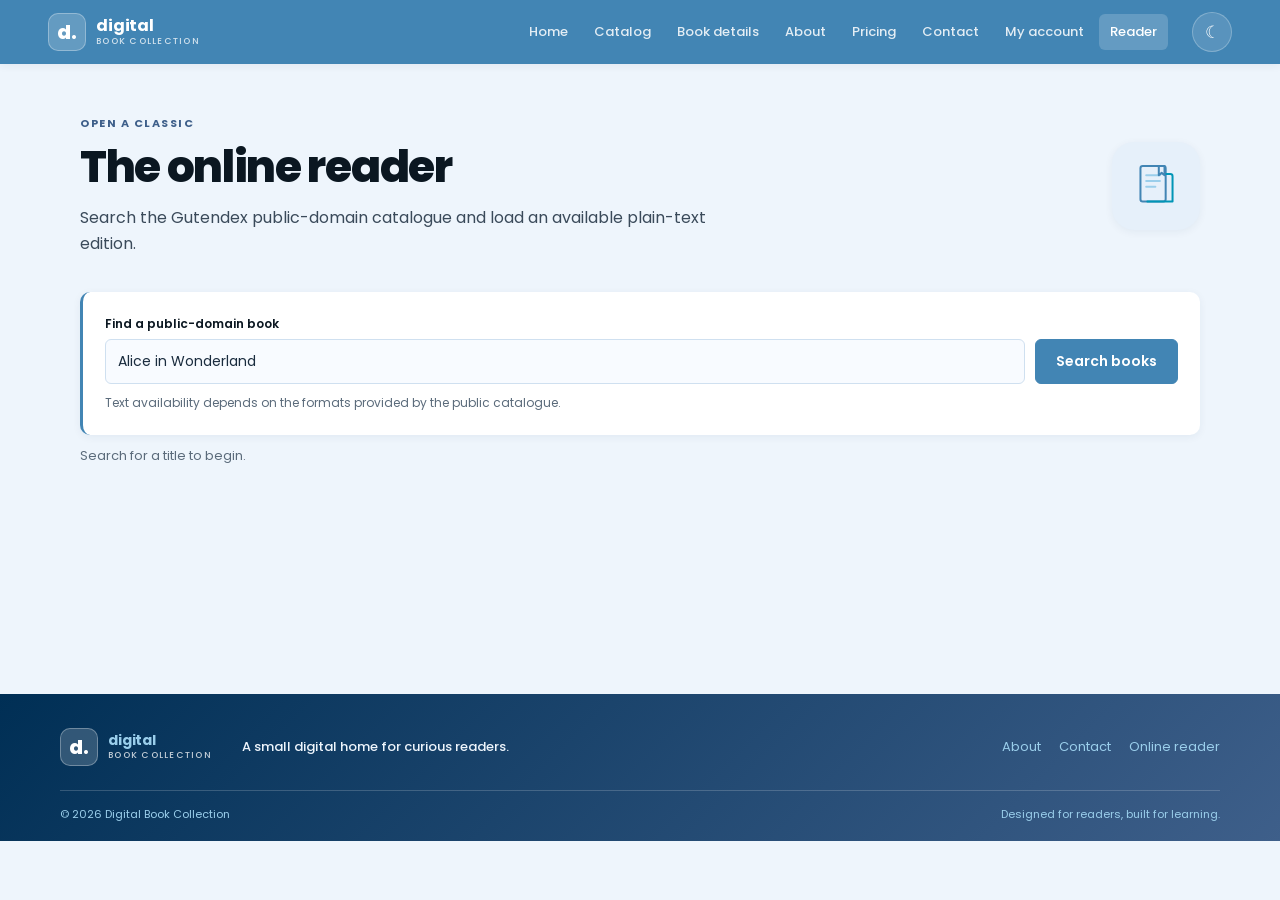
<file: reader.html>
<!DOCTYPE html>
<html lang="en">
<head>
  <meta charset="UTF-8">
  <meta name="viewport" content="width=device-width, initial-scale=1.0">
  <meta name="description" content="Digital Book Collection — discover, save and read books.">
  <title>Reader | Digital Book Collection</title>
  <script>
    (function() {
      try {
        const saved = localStorage.getItem('dbc-theme');
        document.documentElement.dataset.theme = saved || 'light';
      } catch (error) {
        document.documentElement.dataset.theme = 'light';
      }
    })();
  </script>
  <link rel="preconnect" href="https://fonts.googleapis.com">
  <link rel="preconnect" href="https://fonts.gstatic.com" crossorigin>
  <link href="https://fonts.googleapis.com/css2?family=DM+Sans:wght@400;500;600;700&family=Playfair+Display:ital,wght@0,500;0,600;0,700;1,500;1,600&display=swap" rel="stylesheet">
  <link href="https://cdn.jsdelivr.net/npm/bootstrap@5.3.3/dist/css/bootstrap.min.css" rel="stylesheet">
  <link rel="icon" type="image/svg+xml" href="images/favicon.svg">
  <link rel="stylesheet" href="css/style.css">
</head>
<body data-page="reader">
<header class="site-header">
  <div class="nav-shell">
    <a class="brand" href="index.html"><span class="brand-mark">d.</span><span>digital<span class="brand-light">book collection</span></span></a>
    <button class="mobile-menu" id="mobile-menu" type="button" aria-label="Open navigation" aria-expanded="false">☰</button>
    <nav class="main-nav" id="main-nav" aria-label="Main navigation"><a class="nav-link " href="index.html">Home</a>
<a class="nav-link " href="catalog.html">Catalog</a>
<a class="nav-link " href="book-details.html">Book details</a>
<a class="nav-link " href="about.html">About</a>
<a class="nav-link " href="pricing.html">Pricing</a>
<a class="nav-link " href="contact.html">Contact</a>
<a class="nav-link " href="account.html">My account</a>
<a class="nav-link active" href="reader.html">Reader</a></nav>
    <button id="theme-toggle" class="theme-toggle" type="button" aria-label="Switch colour theme"><span class="theme-icon">☾</span></button>
  </div>
</header>
<main class="container site-main">

<section class="page-intro"><span class="eyebrow">OPEN A CLASSIC</span><h1>The online reader</h1><p>Search the Gutendex public-domain catalogue and load an available plain-text edition.</p></section>
<section class="reader-search"><form id="reader-form" novalidate><label for="reader-query">Find a public-domain book</label><div class="reader-search-row"><input id="reader-query" type="search" value="Alice in Wonderland" placeholder="Search by book title or author"><button class="btn btn-primary" type="submit">Search books</button></div></form><p class="muted small">Text availability depends on the formats provided by the public catalogue.</p></section>
<div id="reader-status" class="status-message" role="status">Search for a title to begin.</div><div id="reader-results" class="reader-results"></div><article id="reader-content" class="reader-content" hidden><div class="reader-toolbar"><div><span class="eyebrow">NOW READING</span><h2 id="reader-title"></h2><p id="reader-author" class="muted"></p></div><button id="reader-clear" class="btn btn-outline" type="button">Close reader</button></div><div id="reader-text" class="reader-text"></div></article>

</main>
<footer class="site-footer"><div class="footer-inner"><a class="brand footer-brand" href="index.html"><span class="brand-mark">d.</span><span>digital<span class="brand-light">book collection</span></span></a><p>A small digital home for curious readers.</p><div class="footer-links"><a href="about.html">About</a><a href="contact.html">Contact</a><a href="reader.html">Online reader</a></div></div><div class="footer-bottom"><span>© 2026 Digital Book Collection</span><span>Designed for readers, built for learning.</span></div></footer>
<script src="https://cdn.jsdelivr.net/npm/bootstrap@5.3.3/dist/js/bootstrap.bundle.min.js"></script>
<script src="js/script.js"></script>
</body>
</html>
</file>
<file: css/style.css>
/* ==========================================================
   DIGITAL BOOK COLLECTION — blue theme (Poppins)
   Sections: variables · base · header · hero · cards · catalog
   details · about · pricing · forms · account/profile · reader
   footer · animations · responsive
   ========================================================== */
@import url('https://fonts.googleapis.com/css2?family=Poppins:wght@400;500;600;700;800&display=swap');

/* ---------- THEME VARIABLES ---------- */
:root {
  --bg-page: #eef5fc;
  --bg-surface: #ffffff;
  --bg-surface-2: #f5f9fe;
  --bg-surface-3: #e6f0fa;
  --bg-header: #4285B4;
  --bg-footer: linear-gradient(135deg, #002F55 0%, #3E5F8A 100%);
  --bg-input: #f8fbff;

  --text-strong: #0b1721;
  --text-primary: #1a2c3e;
  --text-secondary: #3a4a5a;
  --text-muted: #5b6b7b;
  --text-on-dark: #eef5fc;

  --primary: #4285B4;
  --primary-dark: #002F55;
  --primary-mid: #3E5F8A;
  --primary-cornflower: #6495ED;
  --primary-pale: #9ACEEB;
  --primary-soft: #ABCDEF;
  --teal: #0095B6;
  --red: #D0021B;
  --red-hover: #b01a2f;
  --eyebrow: #3E5F8A;

  --border: #cfe0f0;
  --border-soft: #e2ecf6;
  --shadow-sm: 0 2px 8px rgba(0, 47, 85, 0.06);
  --shadow-md: 0 6px 18px rgba(0, 47, 85, 0.08);
  --shadow-lg: 0 12px 32px rgba(0, 47, 85, 0.12);

  --radius-sm: 6px;
  --radius: 10px;
  --radius-lg: 14px;

  --t-fast: 0.15s ease;
  --t: 0.25s ease;
  --t-slow: 0.35s ease;
}

[data-theme="dark"] {
  --bg-page: #0a1a2e;
  --bg-surface: #142740;
  --bg-surface-2: #1a3350;
  --bg-surface-3: #1f3d5f;
  --bg-header: #1a3350;
  --bg-footer: linear-gradient(135deg, #04121f 0%, #0f2138 100%);
  --bg-input: #0e1e33;

  --text-strong: #f0f6fc;
  --text-primary: #d8e5f0;
  --text-secondary: #b8c8d8;
  --text-muted: #8fa3bb;
  --text-on-dark: #eef5fc;

  --primary: #6495ED;
  --primary-dark: #9ACEEB;
  --primary-mid: #4285B4;
  --primary-cornflower: #ABCDEF;
  --primary-pale: #9ACEEB;
  --primary-soft: #3E5F8A;
  --teal: #3EC8E0;
  --red: #ff4d63;
  --red-hover: #e63348;
  --eyebrow: #9ACEEB;

  --border: #1e3a5f;
  --border-soft: #223d5f;
  --shadow-sm: 0 2px 8px rgba(0, 0, 0, 0.3);
  --shadow-md: 0 6px 18px rgba(0, 0, 0, 0.4);
  --shadow-lg: 0 12px 32px rgba(0, 0, 0, 0.5);
}

/* ---------- BASE ---------- */
* { box-sizing: border-box; }
html { scroll-behavior: smooth; }
body {
  margin: 0;
  background: var(--bg-page);
  color: var(--text-primary);
  font-family: 'Poppins', 'Segoe UI', Tahoma, Geneva, Verdana, sans-serif;
  line-height: 1.65;
  min-height: 100vh;
  transition: background-color var(--t), color var(--t);
}
a { color: inherit; text-decoration: none; transition: color var(--t); }
button, input, textarea, select { font: inherit; }
button { cursor: pointer; }
.muted { color: var(--text-muted); }
.w-100 { width: 100%; }

.eyebrow {
  display: block;
  margin-bottom: 10px;
  color: var(--eyebrow);
  font-size: 11px;
  font-weight: 700;
  letter-spacing: .14em;
}
.site-main { max-width: 1160px; padding-top: 40px; padding-bottom: 76px; min-height: 70vh; }

/* ---------- HEADER / NAV ---------- */
.site-header {
  position: sticky;
  top: 0;
  z-index: 50;
  background: var(--bg-header);
  box-shadow: var(--shadow-sm);
  transition: background-color var(--t);
}
.nav-shell { max-width: 1240px; margin: auto; padding: 12px 28px; display: flex; align-items: center; gap: 24px; }
.brand { display: flex; align-items: center; gap: 10px; color: #fff; font-weight: 700; letter-spacing: -.01em; line-height: 1.1; white-space: nowrap; }
.brand:hover { color: #fff; }
.brand-mark {
  width: 38px; height: 38px;
  display: grid; place-items: center;
  background: rgba(255, 255, 255, .18);
  border: 1px solid rgba(255, 255, 255, .3);
  color: #fff;
  border-radius: var(--radius);
  font-size: 20px; font-weight: 800;
}
.brand-light { display: block; margin-top: 3px; color: rgba(255, 255, 255, .75); font-size: 9px; font-weight: 500; letter-spacing: .14em; text-transform: uppercase; }
.main-nav { display: flex; align-items: center; justify-content: center; gap: 4px; margin-left: auto; }
.nav-link { padding: 7px 11px; color: rgba(255, 255, 255, .85); font-size: 13px; font-weight: 500; border-radius: var(--radius-sm); transition: background-color var(--t), color var(--t); }
.nav-link:hover { color: #fff; background: rgba(255, 255, 255, .12); }
.nav-link.active { color: #fff; background: rgba(255, 255, 255, .18); }
.nav-link:focus-visible, .brand:focus-visible { outline: 3px solid #fff; outline-offset: 2px; }
.theme-toggle, .mobile-menu {
  width: 40px; height: 40px; flex: none;
  display: grid; place-items: center; padding: 0; line-height: 1;
  background: rgba(255, 255, 255, .12);
  border: 1px solid rgba(255, 255, 255, .25);
  border-radius: 50%;
  color: #fff; font-size: 17px;
  transition: background var(--t-fast), transform var(--t-fast);
}
.theme-toggle:hover, .mobile-menu:hover { background: rgba(255, 255, 255, .22); transform: scale(1.06); }
.theme-toggle:focus-visible, .mobile-menu:focus-visible { outline: 3px solid rgba(255, 255, 255, .6); outline-offset: 2px; }
.mobile-menu { display: none; }

/* ---------- BUTTONS (Bootstrap overrides) ---------- */
.btn { border-radius: var(--radius-sm); padding: 11px 20px; font-weight: 600; font-size: 14px; transition: transform var(--t-fast), box-shadow var(--t-fast), background-color var(--t); }
.btn:hover { transform: translateY(-2px); box-shadow: var(--shadow-md); }
.btn:active { transform: scale(.97); }
.btn-primary { background-color: var(--primary) !important; border: 1px solid var(--primary) !important; color: #fff !important; }
.btn-primary:hover, .btn-primary:focus { background-color: var(--primary-mid) !important; border-color: var(--primary-mid) !important; color: #fff !important; }
.btn-outline, .btn-ghost { background: transparent !important; border: 1px solid var(--primary) !important; color: var(--primary) !important; }
.btn-outline:hover, .btn-ghost:hover { background: var(--primary) !important; color: #fff !important; }
.btn.danger { color: var(--red) !important; border-color: var(--border) !important; }
.btn.danger:hover { background: var(--red) !important; border-color: var(--red) !important; color: #fff !important; }

.mini-btn {
  padding: 4px 12px;
  background: transparent; color: var(--primary);
  border: 1px solid var(--primary); border-radius: 20px;
  font-size: 11px; font-weight: 600;
  transition: background-color var(--t), color var(--t), transform var(--t-fast);
}
.mini-btn:hover { background: var(--primary); color: #fff; transform: translateY(-1px); }
.mini-btn.is-saved { background: #28a745; border-color: #28a745; color: #fff; }
.btn.is-saved { background-color: #28a745 !important; border-color: #28a745 !important; }

/* ---------- HERO ---------- */
.hero {
  display: grid; grid-template-columns: 1.02fr .98fr; min-height: 430px; overflow: hidden;
  background: linear-gradient(135deg, var(--bg-surface) 0%, var(--bg-surface-2) 100%);
  border-radius: var(--radius-lg);
  border-left: 4px solid var(--primary);
  box-shadow: var(--shadow-md);
}
.hero-copy { padding: 54px; align-self: center; }
.hero h1 { margin: 0 0 18px; color: var(--text-strong); font-size: clamp(34px, 4.6vw, 56px); font-weight: 800; line-height: 1.12; letter-spacing: -.03em; }
.hero h1 em { color: var(--primary); font-style: normal; }
.lead { max-width: 480px; color: var(--text-secondary); font-size: 16px; font-weight: 400; }
.actions { display: flex; flex-wrap: wrap; gap: 10px; margin-top: 26px; }
.hero-note { margin-top: 24px; color: var(--text-muted); font-size: 12px; }
.status-dot { display: inline-block; width: 8px; height: 8px; margin-right: 7px; background: #28a745; border-radius: 50%; }

.hero-art { position: relative; min-height: 430px; display: grid; place-items: center; overflow: hidden; background: linear-gradient(145deg, #9ACEEB 0%, #6495ED 100%); }
[data-theme="dark"] .hero-art { background: linear-gradient(145deg, #1f3d5f 0%, #0f2138 100%); }
.art-orbit { position: absolute; width: 340px; height: 340px; border: 1px solid rgba(255, 255, 255, .4); border-radius: 50%; box-shadow: 0 0 0 35px rgba(255, 255, 255, .1), 0 0 0 70px rgba(255, 255, 255, .07); animation: spin 40s linear infinite; }
.book-stack { position: relative; width: 300px; height: 300px; transform: rotate(-5deg); }
.book { position: absolute; width: 170px; height: 240px; padding: 22px; display: flex; flex-direction: column; justify-content: space-between; color: #fff; border-radius: 5px 13px 13px 5px; border-left: 8px solid rgba(0, 0, 0, .15); box-shadow: 12px 16px 25px rgba(0, 20, 45, .3); transition: transform .4s ease; }
.book small { font-size: 8px; letter-spacing: .15em; }
.book strong { font-size: 21px; font-weight: 700; line-height: 1.2; }
.book-one { background: #002F55; left: 25px; top: 5px; transform: rotate(-12deg); }
.book-two { background: #0095B6; left: 105px; top: 25px; transform: rotate(8deg); }
.book-three { background: #3E5F8A; left: 65px; top: 65px; transform: rotate(-1deg); }
.hero-art:hover .book-one { transform: rotate(-17deg) translateX(-8px); }
.hero-art:hover .book-two { transform: rotate(13deg) translateX(8px); }
.art-caption { position: absolute; right: 25px; bottom: 20px; color: #fff; font-size: 9px; font-weight: 600; letter-spacing: .17em; }

/* ---------- CARDS (shared left-accent style) ---------- */
.stat-card, .values-grid article, .book-card, .api-book, .shelf-item, .price-card, .reader-result, .goal-card {
  background: var(--bg-surface);
  border: 0;
  border-left: 3px solid var(--primary);
  border-radius: var(--radius);
  box-shadow: var(--shadow-sm);
  transition: transform var(--t), box-shadow var(--t), background-color var(--t);
}
.stat-card:hover, .values-grid article:hover, .book-card:hover, .api-book:hover, .shelf-item:hover, .price-card:hover { transform: translateY(-3px); box-shadow: var(--shadow-md); }

.stats-grid { display: grid; grid-template-columns: repeat(3, 1fr); gap: 16px; margin: 24px 0 64px; }
.stat-card { padding: 20px 22px; }
.stat-icon { color: var(--primary); font-size: 22px; }
.stat-card:hover .stat-icon { display: inline-block; animation: spin .8s ease; }
.stat-card strong { display: block; margin: 6px 0 2px; color: var(--text-strong); font-size: 18px; font-weight: 700; }
.stat-card p { margin: 0; color: var(--text-secondary); font-size: 13px; }

.section-block { margin-top: 64px; }
.section-heading { display: flex; align-items: flex-end; justify-content: space-between; gap: 20px; margin-bottom: 22px; }
.section-heading h2, .about-copy h2, .contact-aside h2 { margin: 0; padding-bottom: .4rem; color: var(--text-strong); font-size: clamp(22px, 2.6vw, 28px); font-weight: 700; letter-spacing: -.02em; line-height: 1.25; }
.section-heading h2 { border-bottom: 2px solid var(--primary-pale); }
.section-heading p { margin: 8px 0 0; color: var(--text-muted); font-size: 13px; }
.text-link { color: var(--primary); font-size: 13px; font-weight: 600; white-space: nowrap; }
.text-link:hover { color: var(--primary-mid); text-decoration: underline; }

/* ---------- BOOKS ---------- */
.book-grid { display: grid; grid-template-columns: repeat(4, minmax(0, 1fr)); gap: 18px; }
.book-card { overflow: hidden; }
.cover { position: relative; min-height: 235px; padding: 18px; display: flex; flex-direction: column; justify-content: space-between; overflow: hidden; color: #fff; }
.cover:after { content: ""; position: absolute; inset: 9px; z-index: 3; border: 1px solid rgba(255, 255, 255, .3); pointer-events: none; }
.cover span, .cover b, .cover small { position: relative; z-index: 1; }
.cover span, .cover small { font-size: 8px; font-weight: 600; letter-spacing: .15em; }
.cover b { font-size: 24px; font-weight: 800; line-height: 1.15; letter-spacing: -.02em; }
.cover-img { position: absolute; inset: 0; z-index: 2; width: 100%; height: 100%; object-fit: cover; }
.cover-gatsby { background: linear-gradient(145deg, #002F55, #4285B4); }
.cover-orwell { background: linear-gradient(145deg, #1a2c3e, #6495ED); }
.cover-hobbit { background: linear-gradient(145deg, #3E5F8A, #9ACEEB); }
.cover-pride { background: linear-gradient(145deg, #7a1f3a, #D0021B); }
.cover-mockingbird { background: linear-gradient(145deg, #0095B6, #9ACEEB); }
.cover-frankenstein { background: linear-gradient(145deg, #0b1721, #3E5F8A); }
.cover-alice { background: linear-gradient(145deg, #4285B4, #ABCDEF); }
.cover-dorian { background: linear-gradient(145deg, #3E5F8A, #D0021B); }
.cover-treasure { background: linear-gradient(145deg, #002F55, #0095B6); }
.cover-jane { background: linear-gradient(145deg, #4a3552, #6495ED); }
.cover-wild { background: linear-gradient(145deg, #0b4d5c, #4285B4); }
.cover-brave { background: linear-gradient(145deg, #1a3350, #D0021B); }

.book-meta { padding: 14px 15px 15px; }
.book-meta h3 { margin: 0; color: var(--text-strong); font-size: 15px; font-weight: 700; line-height: 1.3; }
.book-meta p { margin: 3px 0 9px; color: var(--text-muted); font-size: 12px; }
.book-meta a { color: var(--primary); font-size: 12px; font-weight: 600; }
.book-meta a:hover { text-decoration: underline; }
.card-actions { display: flex; align-items: center; justify-content: space-between; gap: 8px; }
.related-block { min-height: 30px; }

.quote-band { margin-top: 64px; padding: 40px; text-align: center; background: var(--bg-surface-2); border: 1px dashed var(--primary-pale); border-radius: var(--radius-lg); }
.quote-band blockquote { max-width: 700px; margin: 8px auto; color: var(--text-strong); font-size: clamp(20px, 2.6vw, 28px); font-style: italic; font-weight: 500; }
.quote-band p { margin: 0; color: var(--text-muted); font-size: 13px; }

/* ---------- API BLOCK ---------- */
.api-label { color: var(--text-muted); font-size: 10px; font-weight: 600; letter-spacing: .14em; white-space: nowrap; }
.api-label i { display: inline-block; width: 8px; height: 8px; margin-right: 6px; background: #28a745; border-radius: 50%; }
.api-grid { display: grid; grid-template-columns: repeat(4, 1fr); gap: 14px; }
.api-book { display: flex; gap: 12px; padding: 12px; min-width: 0; }
.api-book img { width: 65px; height: 92px; object-fit: cover; background: var(--bg-surface-3); border-radius: var(--radius-sm); box-shadow: var(--shadow-sm); }
.api-book h3 { margin: 3px 0; color: var(--text-strong); font-size: 13px; font-weight: 600; line-height: 1.3; }
.api-book p { margin: 0; color: var(--text-muted); font-size: 11px; }
.api-cover-fallback { width: 65px; height: 92px; display: grid; place-items: center; background: var(--bg-surface-3); color: var(--text-muted); border-radius: var(--radius-sm); font-size: 10px; font-weight: 700; }
.api-mini { width: 65px; flex: none; }
.api-mini .cover { min-height: 92px; padding: 6px; }
.api-mini .cover b, .api-mini .cover span, .api-mini .cover small { display: none; }
.status-message { padding: 10px 0; color: var(--text-muted); font-size: 13px; }
.status-message.loading:before { content: ""; display: inline-block; width: 12px; height: 12px; margin-right: 8px; border: 2px solid var(--border); border-top-color: var(--primary); border-radius: 50%; vertical-align: -2px; animation: spin .7s linear infinite; }
.skeleton { min-height: 116px; background: linear-gradient(90deg, var(--bg-surface) 25%, var(--bg-surface-3) 50%, var(--bg-surface) 75%); background-size: 200% 100%; animation: shimmer 1.2s infinite; }

/* ---------- PAGE INTRO / CATALOG ---------- */
.page-intro { max-width: 720px; margin: 10px 0 34px; }
.page-intro h1 { margin: 0 0 12px; color: var(--text-strong); font-size: clamp(30px, 4.2vw, 44px); font-weight: 800; letter-spacing: -.03em; line-height: 1.15; }
.page-intro p { max-width: 620px; margin: 0; color: var(--text-secondary); }
.page-intro.compact { margin-bottom: 26px; }

.catalog-tools { padding: 20px; background: var(--bg-surface); border-left: 3px solid var(--primary); border-radius: var(--radius); box-shadow: var(--shadow-sm); }
.search-box { display: flex; align-items: center; gap: 10px; padding: 0 14px; background: var(--bg-input); border: 1px solid var(--border); border-radius: var(--radius-sm); transition: border-color var(--t), box-shadow var(--t); }
.search-box:focus-within { border-color: var(--primary); box-shadow: 0 0 0 3px rgba(66, 133, 180, .2); }
.search-box span { color: var(--text-muted); font-size: 22px; }
.search-box input { width: 100%; padding: 11px 0; background: transparent; border: 0; outline: 0; color: var(--text-primary); font-size: 14px; }
.filter-row { display: flex; flex-wrap: wrap; gap: 8px; margin-top: 14px; }
.filter-chip, .billing-btn { padding: 6px 16px; background: transparent; color: var(--primary); border: 1px solid var(--primary); border-radius: 20px; font-size: 13px; font-weight: 500; transition: background-color var(--t), color var(--t), transform var(--t-fast); }
.filter-chip:hover, .billing-btn:hover { transform: translateY(-1px); background: var(--bg-surface-3); }
.filter-chip.active, .billing-btn.active { background: var(--primary); border-color: var(--primary); color: #fff; }
.results-line { display: flex; justify-content: space-between; align-items: center; margin: 20px 2px 12px; color: var(--text-muted); font-size: 12px; }
.sort-label { display: inline-flex; align-items: center; gap: 8px; }
.sort-label select { padding: 4px 8px; background: var(--bg-input); color: var(--text-primary); border: 1px solid var(--border); border-radius: var(--radius-sm); font-size: 12px; }
.empty-state { padding: 40px; text-align: center; color: var(--text-muted); background: var(--bg-surface); border: 1px dashed var(--primary-pale); border-radius: var(--radius); font-style: italic; }

/* ---------- DETAILS ---------- */
.detail-layout { display: grid; grid-template-columns: 300px 1fr; gap: 40px; padding: 30px; background: var(--bg-surface); border-left: 4px solid var(--primary); border-radius: var(--radius-lg); box-shadow: var(--shadow-md); }
.detail-cover .cover { min-height: 390px; border-radius: var(--radius-sm); box-shadow: var(--shadow-md); }
.detail-copy h2 { margin: 0 0 4px; color: var(--text-strong); font-size: clamp(26px, 3.4vw, 36px); font-weight: 800; letter-spacing: -.03em; line-height: 1.15; }
.detail-author { margin-bottom: 18px; color: var(--primary); font-weight: 500; }
.detail-copy p { color: var(--text-secondary); font-size: 14px; }
.serif-heading { margin: 8px 0; color: var(--text-strong); font-size: 18px; font-weight: 700; }
.detail-facts { display: flex; flex-wrap: wrap; gap: 14px; margin: 20px 0; }
.detail-facts div { min-width: 120px; padding: 10px 14px; background: var(--bg-surface-2); border-radius: var(--radius-sm); color: var(--text-muted); font-size: 11px; }
.detail-facts strong { display: block; color: var(--text-strong); font-size: 14px; }
.detail-actions { display: flex; flex-wrap: wrap; gap: 10px; margin-top: 22px; }
.inline-feedback { min-height: 20px; margin-top: 12px; color: var(--primary); font-size: 13px; }

/* ---------- ABOUT ---------- */
.about-layout { display: grid; grid-template-columns: .9fr 1.1fr; gap: 50px; align-items: center; padding: 32px; background: var(--bg-surface); border-left: 4px solid var(--primary); border-radius: var(--radius-lg); box-shadow: var(--shadow-md); }
.about-art { position: relative; min-height: 330px; display: grid; place-items: center; overflow: hidden; background: linear-gradient(145deg, #9ACEEB, #6495ED); border-radius: var(--radius); }
[data-theme="dark"] .about-art { background: linear-gradient(145deg, #1f3d5f, #0f2138); }
.about-book { width: 175px; height: 245px; display: grid; place-items: center; background: #002F55; color: #fff; border-left: 9px solid #3E5F8A; box-shadow: 15px 18px 25px rgba(0, 20, 45, .35); font-size: 22px; font-weight: 800; line-height: 1.25; letter-spacing: .04em; text-align: center; transform: rotate(-8deg); }
.about-stamp { position: absolute; top: 25px; right: 28px; width: 85px; height: 85px; display: grid; place-items: center; color: #fff; border: 1px solid rgba(255, 255, 255, .7); border-radius: 50%; font-size: 10px; font-weight: 700; text-align: center; transform: rotate(12deg); }
.about-copy p { color: var(--text-secondary); font-size: 14px; }
.about-copy h2 { margin-bottom: 16px; border-bottom: 2px solid var(--primary-pale); }
.more-copy { padding-top: 4px; }
.values-grid { display: grid; grid-template-columns: repeat(3, 1fr); gap: 15px; margin-top: 22px; }
.values-grid article { padding: 20px; }
.values-grid article span { color: var(--primary); font-size: 12px; font-weight: 700; }
.values-grid h3 { margin: 6px 0 4px; color: var(--text-strong); font-size: 17px; font-weight: 700; }
.values-grid p { margin: 0; color: var(--text-secondary); font-size: 13px; }

/* ---------- PRICING ---------- */
.pricing-wrap { padding: 28px; background: var(--bg-surface-2); border-radius: var(--radius-lg); box-shadow: var(--shadow-sm); }
.billing-switch { display: flex; justify-content: center; gap: 8px; margin-bottom: 26px; }
.billing-btn span { margin-left: 5px; font-size: 10px; font-weight: 700; }
.pricing-grid { display: grid; grid-template-columns: repeat(3, 1fr); gap: 16px; }
.price-card { position: relative; padding: 24px; }
.featured-price { border-left-color: var(--red); background: var(--bg-surface); box-shadow: var(--shadow-md); }
.popular-tag { position: absolute; top: 15px; right: 15px; padding: 4px 10px; background: var(--red); color: #fff; border-radius: 20px; font-size: 9px; font-weight: 700; letter-spacing: .1em; }
.plan-kicker { color: var(--eyebrow); font-size: 10px; font-weight: 700; letter-spacing: .14em; }
.price-card h2 { margin: 8px 0; color: var(--text-strong); font-size: 22px; font-weight: 700; }
.plan-desc { min-height: 36px; color: var(--text-muted); font-size: 13px; }
.price { margin: 18px 0; }
.price strong { color: var(--primary); font-size: 36px; font-weight: 800; letter-spacing: -.03em; }
.price strong.pop { display: inline-block; animation: pop .35s ease; }
.price span { color: var(--text-muted); font-size: 12px; }
.price-card ul { min-height: 120px; margin: 0 0 18px; padding: 0; list-style: none; }
.price-card li { padding: 6px 0; color: var(--text-secondary); border-bottom: 1px solid var(--border-soft); font-size: 13px; }
.price-card li:last-child { border-bottom: 0; }
.pricing-note { margin: 20px 0 0; text-align: center; color: var(--text-muted); font-size: 12px; }

/* ---------- FORMS ---------- */
.contact-layout { display: grid; grid-template-columns: .8fr 1.2fr; gap: 24px; }
.contact-aside, .auth-welcome { display: flex; flex-direction: column; background: var(--bg-footer); color: #fff; border-radius: var(--radius-lg); box-shadow: var(--shadow-md); }
.contact-aside { align-items: flex-start; padding: 32px; }
.contact-aside .eyebrow, .auth-welcome .eyebrow { color: var(--primary-pale); }
.contact-aside h2 { margin: 14px 0; color: #fff; border: 0; }
.contact-aside p, .auth-welcome p { color: #d6e4f2; font-size: 13px; }
.contact-mark { width: 62px; height: 62px; display: grid; place-items: center; border: 1px solid rgba(255, 255, 255, .4); border-radius: 50%; font-size: 30px; }
.contact-detail { width: 100%; margin-top: 16px; padding-top: 14px; border-top: 1px solid rgba(255, 255, 255, .25); }
.contact-detail span { display: block; color: var(--primary-pale); font-size: 10px; font-weight: 600; letter-spacing: .15em; }
.contact-detail strong { font-size: 13px; }

.form-card, .auth-card { padding: 30px; background: var(--bg-surface); border-left: 4px solid var(--primary); border-radius: var(--radius-lg); box-shadow: var(--shadow-md); }
.form-card h2, .auth-form h2 { margin: 0 0 20px; color: var(--text-strong); font-size: 22px; font-weight: 700; }
.form-row { display: grid; grid-template-columns: 1fr 1fr; gap: 14px; }
.field { min-width: 0; margin-bottom: 14px; }
.field label, .reader-search label { display: block; margin-bottom: 6px; color: var(--text-strong); font-size: 12px; font-weight: 600; }
.field input, .field textarea, .reader-search input {
  width: 100%; padding: 10px 12px;
  background: var(--bg-input); color: var(--text-primary);
  border: 1px solid var(--border); border-radius: var(--radius-sm);
  outline: none; font-size: 14px;
  transition: border-color var(--t), box-shadow var(--t);
}
.field input::placeholder, .field textarea::placeholder, .reader-search input::placeholder { color: var(--text-muted); opacity: .7; }
.field input:focus, .field textarea:focus, .reader-search input:focus { border-color: var(--primary); box-shadow: 0 0 0 3px rgba(66, 133, 180, .2); }
[data-theme="dark"] .field input:focus, [data-theme="dark"] .field textarea:focus, [data-theme="dark"] .reader-search input:focus { box-shadow: 0 0 0 3px rgba(100, 149, 237, .3); }
.field input.invalid, .field textarea.invalid { border-color: var(--red); box-shadow: 0 0 0 3px rgba(208, 2, 27, .12); }
.field textarea { resize: vertical; }
.field-error { display: block; min-height: 15px; padding-top: 3px; color: var(--red); font-size: 12px; font-weight: 500; }
.form-feedback { min-height: 18px; color: var(--primary); font-size: 13px; font-weight: 500; }
.strength { height: 4px; margin-top: 6px; overflow: hidden; background: var(--bg-surface-3); border-radius: 4px; }
.strength i { display: block; width: 0; height: 100%; background: var(--red); transition: width .3s, background .3s; }
.strength[data-level="1"] i, .strength[data-level="2"] i { width: 35%; }
.strength[data-level="3"] i { width: 60%; background: #e0a100; }
.strength[data-level="4"] i, .strength[data-level="5"] i { width: 100%; background: #28a745; }

/* ---------- ACCOUNT / PROFILE ---------- */
.auth-layout { display: grid; grid-template-columns: .8fr 1.2fr; gap: 24px; align-items: stretch; }
.auth-welcome { justify-content: center; padding: 36px; overflow: hidden; }
.auth-welcome h2 { margin: 10px 0; color: #fff; font-size: clamp(28px, 3.4vw, 36px); font-weight: 800; line-height: 1.15; }
.auth-welcome p { max-width: 270px; }
.mini-shelf { display: flex; align-items: flex-end; gap: 6px; height: 90px; margin-top: 30px; }
.mini-shelf i { display: block; width: 35px; height: 75px; background: #9ACEEB; border-radius: 4px 4px 1px 1px; box-shadow: inset 5px 0 rgba(0, 0, 0, .15); }
.mini-shelf i:nth-child(2) { height: 62px; background: #6495ED; }
.mini-shelf i:nth-child(3) { height: 84px; background: #ABCDEF; }
.mini-shelf i:nth-child(4) { height: 68px; background: #0095B6; }
.mini-shelf i:nth-child(5) { height: 78px; background: #4285B4; }
.auth-tabs { display: flex; gap: 6px; margin-bottom: 22px; padding: 5px; background: var(--bg-surface-2); border-radius: var(--radius); }
.auth-tab { flex: 1; padding: 9px 12px; background: transparent; color: var(--text-secondary); border: 0; border-radius: var(--radius-sm); font-size: 14px; font-weight: 600; transition: background-color var(--t), color var(--t); }
.auth-tab:hover { background: var(--bg-surface-3); color: var(--text-strong); }
.auth-tab.active { background: var(--bg-surface); color: var(--text-strong); box-shadow: var(--shadow-sm); font-weight: 700; }
.auth-form .muted { margin: -12px 0 20px; font-size: 12px; }
.password-hint { color: var(--text-muted); font-size: 12px; }

.profile-area { padding: 30px; background: var(--bg-surface); border-left: 4px solid var(--primary); border-radius: var(--radius-lg); box-shadow: var(--shadow-md); }
.profile-head { display: flex; align-items: center; justify-content: space-between; gap: 20px; padding-bottom: 22px; border-bottom: 1px solid var(--border-soft); }
.profile-head h2 { margin: 0; color: var(--text-strong); font-size: 26px; font-weight: 800; }
.profile-actions { display: flex; flex-wrap: wrap; gap: 8px; }
.profile-details { display: grid; grid-template-columns: repeat(3, 1fr); gap: 12px; margin: 20px 0; }
.profile-details div { min-width: 0; padding: 14px; background: var(--bg-surface-2); border-radius: var(--radius-sm); }
.profile-details span { display: block; color: var(--text-muted); font-size: 10px; letter-spacing: .1em; text-transform: uppercase; }
.profile-details strong { color: var(--text-strong); font-size: 14px; overflow-wrap: anywhere; }
.goal-card { display: flex; align-items: center; justify-content: space-between; gap: 24px; margin-bottom: 34px; padding: 22px 26px; background: var(--bg-surface-2); }
.goal-card > div:first-child { flex: 1; }
.goal-card h3 { margin: 0 0 12px; color: var(--text-strong); font-size: 18px; font-weight: 700; }
.progress-bar { display: block; height: 8px; overflow: hidden; background: var(--bg-surface-3); border-radius: 10px; }
.progress-bar i { display: block; height: 100%; background: linear-gradient(90deg, var(--primary) 0%, var(--primary-mid) 100%); border-radius: 10px; transition: width var(--t-slow); }
.goal-controls { display: flex; align-items: center; gap: 12px; }
.goal-controls strong { color: var(--primary); font-size: 26px; font-weight: 800; }
.shelf-grid { display: grid; grid-template-columns: repeat(4, 1fr); gap: 14px; margin-top: 15px; }
.shelf-item { display: block; padding: 10px; }
.shelf-item .cover { min-height: 130px; padding: 12px; border-radius: var(--radius-sm); }
.shelf-item .cover b { font-size: 16px; }
.shelf-item h3 { margin: 9px 0 0; color: var(--text-strong); font-size: 14px; font-weight: 700; }
.shelf-item p { margin: 0; color: var(--text-muted); font-size: 11px; }
.shelf-actions { display: flex; flex-wrap: wrap; gap: 6px; margin-top: 8px; }

/* ---------- READER ---------- */
.reader-search { padding: 22px; background: var(--bg-surface); border-left: 3px solid var(--primary); border-radius: var(--radius); box-shadow: var(--shadow-sm); }
.reader-search-row { display: flex; gap: 10px; }
.reader-search input { flex: 1; }
.reader-search .small { margin: 9px 0 0; font-size: 12px; }
.reader-results { display: grid; grid-template-columns: repeat(2, 1fr); gap: 10px; margin-top: 12px; }
.reader-result { display: flex; align-items: center; justify-content: space-between; gap: 12px; padding: 14px; }
.reader-result h3 { margin: 0; color: var(--text-strong); font-size: 15px; font-weight: 700; }
.reader-result p { margin: 2px 0 0; color: var(--text-muted); font-size: 12px; }
.reader-content { margin-top: 26px; padding: 30px; background: var(--bg-surface); border-radius: var(--radius); box-shadow: var(--shadow-md); }
[data-theme="dark"] .reader-content { background: #16283f; }
.reader-toolbar { display: flex; justify-content: space-between; gap: 15px; padding-bottom: 18px; border-bottom: 2px solid var(--border-soft); }
.reader-toolbar h2 { margin: 0; color: var(--text-strong); font-size: 24px; font-weight: 800; }
.reader-toolbar p { margin: 4px 0; font-size: 12px; }
.reader-text { max-width: 720px; margin: 25px auto; color: var(--text-primary); font: 17px/1.85 Georgia, 'Times New Roman', serif; white-space: pre-wrap; }

/* ---------- FOOTER ---------- */
.site-footer { padding: 34px max(28px, calc((100% - 1160px) / 2)) 18px; background: var(--bg-footer); color: var(--text-on-dark); font-size: 14px; transition: background var(--t); }
.footer-inner { display: flex; align-items: center; flex-wrap: wrap; gap: 30px; }
.footer-inner p { margin: 0 auto 0 0; color: var(--text-on-dark); font-size: 13px; font-weight: 500; }
.footer-links { display: flex; flex-wrap: wrap; gap: 18px; font-size: 13px; }
.site-footer a { color: var(--primary-pale); }
.site-footer a:hover { color: #fff; text-decoration: underline; }
.footer-brand, .footer-brand:hover { color: #fff; }
.footer-bottom { display: flex; justify-content: space-between; gap: 8px; margin-top: 24px; padding-top: 14px; border-top: 1px solid rgba(255, 255, 255, .18); color: var(--primary-pale); font-size: 11px; }

/* ---------- TOAST ---------- */
.toast { position: fixed; left: 50%; bottom: 26px; z-index: 100; width: auto; max-width: 90vw; padding: 11px 20px; background: var(--primary-dark); color: #fff; border: 0; border-radius: var(--radius); box-shadow: var(--shadow-lg); font-size: 13px; font-weight: 500; text-align: center; opacity: 0; pointer-events: none; transform: translate(-50%, 30px); transition: opacity .3s, transform .3s; }
.toast.show { opacity: 1; transform: translate(-50%, 0); }
[data-theme="dark"] .toast { background: #9ACEEB; color: #0a1a2e; }

/* ---------- ANIMATIONS ---------- */
.reveal { opacity: 0; }
.reveal.in { opacity: 1; animation: rise .6s ease-out; }
@keyframes rise { from { opacity: 0; transform: translateY(22px); } to { opacity: 1; transform: none; } }
@keyframes pop { from { transform: scale(.8); opacity: .3; } to { transform: none; opacity: 1; } }
@keyframes spin { to { transform: rotate(360deg); } }
@keyframes shimmer { to { background-position: -200% 0; } }
:focus-visible { outline: 2px solid var(--primary); outline-offset: 2px; }
@media (prefers-reduced-motion: reduce) { * { animation: none !important; transition: none !important; } .reveal { opacity: 1; } }

/* ---------- RESPONSIVE ---------- */
@media (max-width: 1050px) {
  .nav-shell { gap: 12px; padding: 12px 18px; }
  .main-nav { gap: 0; }
  .nav-link { padding: 7px 8px; font-size: 12px; }
  .brand { font-size: 14px; }
  .book-grid { grid-template-columns: repeat(3, 1fr); }
  .api-grid { grid-template-columns: repeat(2, 1fr); }
}
@media (max-width: 780px) {
  .nav-shell { flex-wrap: wrap; }
  .mobile-menu { display: grid; margin-left: auto; }
  .theme-toggle { order: 2; }
  .main-nav { display: none; order: 3; flex-wrap: wrap; justify-content: flex-start; width: 100%; margin: 0; padding: 8px 0 2px; }
  .main-nav.open { display: flex; }
  .site-main { padding-top: 28px; padding-bottom: 50px; }
  .hero { grid-template-columns: 1fr; }
  .hero-copy { padding: 36px 28px; }
  .hero-art { min-height: 330px; }
  .stats-grid { margin-bottom: 48px; }
  .book-grid { grid-template-columns: repeat(2, 1fr); }
  .detail-layout { grid-template-columns: 220px 1fr; gap: 24px; padding: 22px; }
  .detail-cover .cover { min-height: 310px; }
  .about-layout { gap: 25px; padding: 22px; }
  .contact-layout, .auth-layout { grid-template-columns: 1fr; }
  .auth-welcome { min-height: 250px; }
  .pricing-grid { grid-template-columns: 1fr; }
  .price-card ul { min-height: 0; }
  .profile-details { grid-template-columns: 1fr 1fr; }
  .shelf-grid { grid-template-columns: repeat(3, 1fr); }
}
@media (max-width: 520px) {
  .nav-shell { padding: 10px 14px; }
  .brand-mark { width: 35px; height: 35px; }
  .site-main { padding-left: 16px; padding-right: 16px; }
  .hero-copy { padding: 30px 20px; }
  .hero-art { min-height: 280px; }
  .book-stack { transform: scale(.82) rotate(-5deg); }
  .stats-grid { grid-template-columns: 1fr; gap: 10px; }
  .section-heading { flex-direction: column; align-items: flex-start; gap: 8px; }
  .book-grid { grid-template-columns: repeat(2, minmax(0, 1fr)); gap: 10px; }
  .cover { min-height: 190px; padding: 14px; }
  .cover b { font-size: 19px; }
  .book-meta { padding: 11px; }
  .book-meta h3 { font-size: 13px; }
  .book-meta p, .book-meta a { font-size: 11px; }
  .api-grid { grid-template-columns: 1fr; }
  .detail-layout { grid-template-columns: 1fr; padding: 17px; }
  .detail-cover { width: 100%; max-width: 230px; margin: auto; }
  .detail-cover .cover { min-height: 300px; }
  .about-layout { grid-template-columns: 1fr; padding: 16px; }
  .about-art { min-height: 260px; }
  .values-grid { grid-template-columns: 1fr; }
  .form-card, .auth-card { padding: 20px; }
  .form-row { grid-template-columns: 1fr; gap: 0; }
  .reader-search-row { flex-direction: column; }
  .reader-results { grid-template-columns: 1fr; }
  .reader-toolbar { flex-direction: column; }
  .profile-area { padding: 18px; }
  .profile-head { flex-direction: column; align-items: flex-start; }
  .profile-details { grid-template-columns: 1fr; }
  .goal-card { flex-direction: column; align-items: flex-start; }
  .shelf-grid { grid-template-columns: repeat(2, 1fr); }
  .footer-inner { gap: 15px; }
  .footer-inner p { width: 100%; order: 3; }
  .footer-bottom { flex-direction: column; }
  .quote-band { padding: 30px 18px; }
  .toast { bottom: 16px; }
}

/* ==========================================================
   ADDED FOR REQUIREMENTS — centering without Bootstrap,
   page icons (images/), 404 page
   ========================================================== */
.site-main { width: 100%; margin-left: auto; margin-right: auto; padding-left: 20px; padding-right: 20px; }

.page-intro { position: relative; padding-right: 110px; }
.page-intro::after { content: ""; position: absolute; right: 0; top: 50%; width: 88px; height: 88px; transform: translateY(-50%); background: var(--bg-surface-3) center / 62% no-repeat; border-radius: 22px; box-shadow: var(--shadow-sm); transition: transform var(--t); }
.page-intro:hover::after { transform: translateY(-50%) rotate(-6deg) scale(1.05); }
body[data-page="catalog"] .page-intro::after { background-image: url(../images/icon-catalog.svg); }
body[data-page="book-details"] .page-intro::after, body[data-page="about"] .page-intro::after { background-image: url(../images/icon-details.svg); }
body[data-page="pricing"] .page-intro::after { background-image: url(../images/icon-pricing.svg); }
body[data-page="contact"] .page-intro::after { background-image: url(../images/icon-contact.svg); }
body[data-page="account"] .page-intro::after, body[data-page="profile"] .page-intro::after { background-image: url(../images/icon-account.svg); }
body[data-page="reader"] .page-intro::after { background-image: url(../images/icon-reader.svg); }
body[data-page="404"] .page-intro::after { display: none; }
@media (max-width: 700px) { .page-intro { padding-right: 0; } .page-intro::after { display: none; } }

.not-found { text-align: center; padding: 60px 20px; background: var(--bg-surface); border-left: 4px solid var(--primary); border-radius: var(--radius-lg); box-shadow: var(--shadow-md); }
.not-found strong { display: block; color: var(--primary); font-size: clamp(60px, 14vw, 120px); font-weight: 800; line-height: 1; letter-spacing: -.04em; }
.not-found p { max-width: 460px; margin: 10px auto 24px; color: var(--text-secondary); }

.page-intro { max-width: none; }
.page-intro p, .page-intro h1 { max-width: 640px; }

/* ==========================================================
   REWRITE ADDITIONS
   ========================================================== */

/* quote animation */
.quote-in { animation: quoteFade .5s ease; }
@keyframes quoteFade {
  from { opacity: 0; transform: translateY(8px); }
  to   { opacity: 1; transform: none; }
}

/* star rating */
.rating { display: flex; gap: 4px; margin: 4px 0 10px; }
.rating button {
  background: none; border: 0; padding: 0 2px;
  font-size: 28px; line-height: 1; color: var(--border);
  transition: color .15s, transform .15s;
}
.rating button.on { color: #f5b301; }
.rating button:hover { transform: scale(1.12); }

/* detail quote */
.detail-quote {
  margin: 14px 0; padding: 12px 16px;
  background: var(--bg-surface-2);
  border-left: 3px solid var(--primary);
  border-radius: var(--radius-sm);
  color: var(--text-secondary); font-style: italic;
}
.detail-quote .mini-btn { margin-left: 8px; font-style: normal; }

/* newsletter modal */
.newsletter-overlay {
  position: fixed; inset: 0; z-index: 120;
  display: none; align-items: center; justify-content: center;
  padding: 20px; background: rgba(0, 20, 40, .55);
}
.newsletter-overlay.show { display: flex; }
.newsletter-modal {
  width: min(440px, 100%); padding: 28px;
  background: var(--bg-surface);
  border-radius: var(--radius-lg);
  box-shadow: var(--shadow-lg);
  position: relative;
}
.newsletter-modal h2 { margin: 0 0 6px; color: var(--text-strong); }
.newsletter-modal p { color: var(--text-muted); font-size: 13px; }
.newsletter-modal .field { margin: 14px 0; }
.modal-close {
  position: absolute; top: 12px; right: 14px;
  background: none; border: 0; font-size: 18px;
  color: var(--text-muted); cursor: pointer;
}

/* streak grid */
.streak-grid {
  display: grid; grid-template-columns: repeat(7, 1fr);
  gap: 6px; margin: 14px 0; max-width: 360px;
}
.streak-cell {
  aspect-ratio: 1; display: grid; place-items: center;
  background: var(--bg-surface-2);
  border: 1px solid var(--border-soft); border-radius: 6px;
  color: var(--text-muted); font-size: 11px; font-weight: 600;
  cursor: pointer;
  transition: background .15s, color .15s, transform .15s, border-color .15s;
}
.streak-cell:hover { transform: translateY(-1px); border-color: var(--primary); }
.streak-cell.done { background: var(--primary); color: #fff; border-color: var(--primary); }
.streak-cell.today { outline: 2px solid var(--primary-pale); outline-offset: 1px; }

.streak-summary { color: var(--text-muted); font-size: 12px; margin: 6px 0; }
.goal-row { display: flex; align-items: center; gap: 10px; margin-top: 10px; }

/* shelf remove */
.shelf-grid .shelf-item { position: relative; }
.remove-shelf {
  position: absolute; top: 6px; right: 6px; z-index: 5;
  width: 24px; height: 24px; display: grid; place-items: center;
  background: var(--bg-surface); border: 1px solid var(--border);
  border-radius: 50%; color: var(--red); font-size: 11px; cursor: pointer;
}
.remove-shelf:hover { background: var(--red); color: #fff; border-color: var(--red); }

/* reader controls */
.reader-controls {
  display: flex; flex-wrap: wrap; align-items: center; gap: 12px;
  padding: 12px 0; border-bottom: 1px solid var(--border-soft);
}
.hl-colors { display: flex; gap: 6px; }
.hl-btn {
  width: 24px; height: 24px; padding: 0;
  background: var(--c); border: 2px solid transparent;
  border-radius: 50%; cursor: pointer;
  transition: transform .15s;
}
.hl-btn:hover { transform: scale(1.12); }
.hl-btn.active { border-color: var(--text-strong); }
.font-controls { display: flex; gap: 4px; margin-left: auto; }
.font-controls button {
  min-width: 34px; padding: 5px 8px;
  background: var(--bg-surface-2); border: 1px solid var(--border);
  border-radius: 6px; color: var(--text-primary);
  font-size: 12px; cursor: pointer;
}

/* reader paragraphs + bookmarks */
.reader-p { position: relative; padding-left: 28px; margin: 0 0 1em; }
.bookmark-btn {
  position: absolute; left: 0; top: 2px;
  width: 20px; height: 20px; padding: 0;
  background: transparent; border: 0;
  color: var(--text-muted); font-size: 13px; cursor: pointer;
}
.bookmark-btn.active { color: var(--primary); }

/* highlight colours */
mark.hl-yellow { background: #ffe58a; color: inherit; }
mark.hl-green  { background: #b8f0c5; color: inherit; }
mark.hl-blue   { background: #b9d8ff; color: inherit; }
mark.hl-pink   { background: #ffc7e0; color: inherit; }
mark.hl-orange { background: #ffd3a8; color: inherit; }

/* accent picker */
.accent-picker {
  display: flex; align-items: center; gap: 10px;
  margin-top: 14px; padding: 12px;
  background: var(--bg-surface-2); border-radius: var(--radius-sm);
  font-size: 13px; color: var(--text-secondary);
}
.accent-picker input[type="color"] {
  width: 42px; height: 32px; padding: 2px;
  border: 1px solid var(--border); border-radius: 6px;
  background: var(--bg-surface); cursor: pointer;
}

/* extra book covers */
.cover-fahrenheit { background: linear-gradient(145deg, #4a1a1a, #D0021B); }
.cover-moby       { background: linear-gradient(145deg, #0b3a4a, #4285B4); }
.cover-emma       { background: linear-gradient(145deg, #5a3a52, #ABCDEF); }
.cover-lotr       { background: linear-gradient(145deg, #2a4a1a, #6495ED); }

/* ==========================================================
   ADDITIONS — newsletter, ratings, streak, reader, FAQ,
   accent picker, extra covers
   ========================================================== */

/* quote rotation */
.quote-in { animation: quoteFade .5s ease; }
@keyframes quoteFade {
  from { opacity: 0; transform: translateY(8px); }
  to   { opacity: 1; transform: none; }
}

/* star rating */
.rating { display: flex; gap: 4px; margin: 4px 0 10px; }
.rating button {
  background: none; border: 0; padding: 0 2px;
  font-size: 28px; line-height: 1; color: var(--border);
  transition: color .15s, transform .15s;
}
.rating button.on { color: #f5b301; }
.rating button:hover { transform: scale(1.12); }

/* detail quote */
.detail-quote {
  margin: 14px 0; padding: 12px 16px;
  background: var(--bg-surface-2);
  border-left: 3px solid var(--primary);
  border-radius: var(--radius-sm);
  color: var(--text-secondary); font-style: italic;
}
.detail-quote .mini-btn { margin-left: 8px; font-style: normal; }

/* newsletter modal */
.newsletter-overlay {
  position: fixed; inset: 0; z-index: 120;
  display: none; align-items: center; justify-content: center;
  padding: 20px; background: rgba(0, 20, 40, .55);
}
.newsletter-overlay.show { display: flex; }
.newsletter-modal {
  width: min(440px, 100%); padding: 28px;
  background: var(--bg-surface);
  border-radius: var(--radius-lg);
  box-shadow: var(--shadow-lg);
  position: relative;
}
.newsletter-modal h2 { margin: 0 0 6px; color: var(--text-strong); }
.newsletter-modal p { color: var(--text-muted); font-size: 13px; }
.newsletter-modal .field { margin: 14px 0; }
.modal-close {
  position: absolute; top: 12px; right: 14px;
  background: none; border: 0; font-size: 18px;
  color: var(--text-muted); cursor: pointer;
}

/* streak grid */
.streak-grid {
  display: grid; grid-template-columns: repeat(7, 1fr);
  gap: 6px; margin: 14px 0; max-width: 360px;
}
.streak-cell {
  aspect-ratio: 1; display: grid; place-items: center;
  background: var(--bg-surface-2);
  border: 1px solid var(--border-soft); border-radius: 6px;
  color: var(--text-muted); font-size: 11px; font-weight: 600;
  cursor: pointer;
  transition: background .15s, color .15s, transform .15s, border-color .15s;
}
.streak-cell:hover { transform: translateY(-1px); border-color: var(--primary); }
.streak-cell.done { background: var(--primary); color: #fff; border-color: var(--primary); }
.streak-cell.today { outline: 2px solid var(--primary-pale); outline-offset: 1px; }

.streak-summary { color: var(--text-muted); font-size: 12px; margin: 6px 0; }
.goal-row { display: flex; align-items: center; gap: 10px; margin-top: 10px; }

/* shelf remove */
.shelf-grid .shelf-item { position: relative; }
.remove-shelf {
  position: absolute; top: 6px; right: 6px; z-index: 5;
  width: 24px; height: 24px; display: grid; place-items: center;
  background: var(--bg-surface); border: 1px solid var(--border);
  border-radius: 50%; color: var(--red); font-size: 11px; cursor: pointer;
}
.remove-shelf:hover { background: var(--red); color: #fff; border-color: var(--red); }

/* reader controls */
.reader-controls {
  display: flex; flex-wrap: wrap; align-items: center; gap: 12px;
  padding: 12px 0; border-bottom: 1px solid var(--border-soft);
}
.hl-colors { display: flex; gap: 6px; }
.hl-btn {
  width: 24px; height: 24px; padding: 0;
  background: var(--c); border: 2px solid transparent;
  border-radius: 50%; cursor: pointer;
  transition: transform .15s;
}
.hl-btn:hover { transform: scale(1.12); }
.hl-btn.active { border-color: var(--text-strong); }
.font-controls { display: flex; gap: 4px; margin-left: auto; }
.font-controls button {
  min-width: 34px; padding: 5px 8px;
  background: var(--bg-surface-2); border: 1px solid var(--border);
  border-radius: 6px; color: var(--text-primary);
  font-size: 12px; cursor: pointer;
}

/* reader paragraphs + bookmarks */
.reader-p { position: relative; padding-left: 28px; margin: 0 0 1em; }
.bookmark-btn {
  position: absolute; left: 0; top: 2px;
  width: 20px; height: 20px; padding: 0;
  background: transparent; border: 0;
  color: var(--text-muted); font-size: 13px; cursor: pointer;
}
.bookmark-btn.active { color: var(--primary); }

/* highlight colours */
mark.hl-yellow { background: #ffe58a; color: inherit; }
mark.hl-green  { background: #b8f0c5; color: inherit; }
mark.hl-blue   { background: #b9d8ff; color: inherit; }
mark.hl-pink   { background: #ffc7e0; color: inherit; }
mark.hl-orange { background: #ffd3a8; color: inherit; }

/* accent picker */
.accent-picker {
  display: flex; align-items: center; gap: 10px;
  margin-top: 14px; padding: 12px;
  background: var(--bg-surface-2); border-radius: var(--radius-sm);
  font-size: 13px; color: var(--text-secondary);
}
.accent-picker input[type="color"] {
  width: 42px; height: 32px; padding: 2px;
  border: 1px solid var(--border); border-radius: 6px;
  background: var(--bg-surface); cursor: pointer;
}

/* FAQ accordion */
.faq-section { max-width: 760px; }
.faq-item {
  background: var(--bg-surface);
  border-left: 3px solid var(--primary);
  border-radius: var(--radius);
  box-shadow: var(--shadow-sm);
  margin-bottom: 10px;
  overflow: hidden;
  transition: box-shadow var(--t);
}
.faq-item:hover { box-shadow: var(--shadow-md); }
.faq-q {
  width: 100%; padding: 14px 18px;
  background: transparent; border: 0; text-align: left;
  font-weight: 600; color: var(--text-strong);
  cursor: pointer;
  display: flex; align-items: center; justify-content: space-between;
  font-size: 14px;
}
.faq-q::after {
  content: '＋';
  margin-left: 12px;
  color: var(--primary);
  font-size: 18px;
  transition: transform .3s ease;
}
.faq-item.open .faq-q::after { transform: rotate(45deg); }
.faq-a {
  max-height: 0;
  overflow: hidden;
  padding: 0 18px;
  transition: max-height .35s ease, padding .35s ease;
  color: var(--text-secondary);
  font-size: 13px;
}
.faq-item.open .faq-a { max-height: 240px; padding: 0 18px 14px; }

/* extra book covers used by BOOKS array */
.cover-fahrenheit { background: linear-gradient(145deg, #4a1a1a, #D0021B); }
.cover-moby       { background: linear-gradient(145deg, #0b3a4a, #4285B4); }
.cover-emma       { background: linear-gradient(145deg, #5a3a52, #ABCDEF); }
.cover-lotr       { background: linear-gradient(145deg, #2a4a1a, #6495ED); }
</file>
